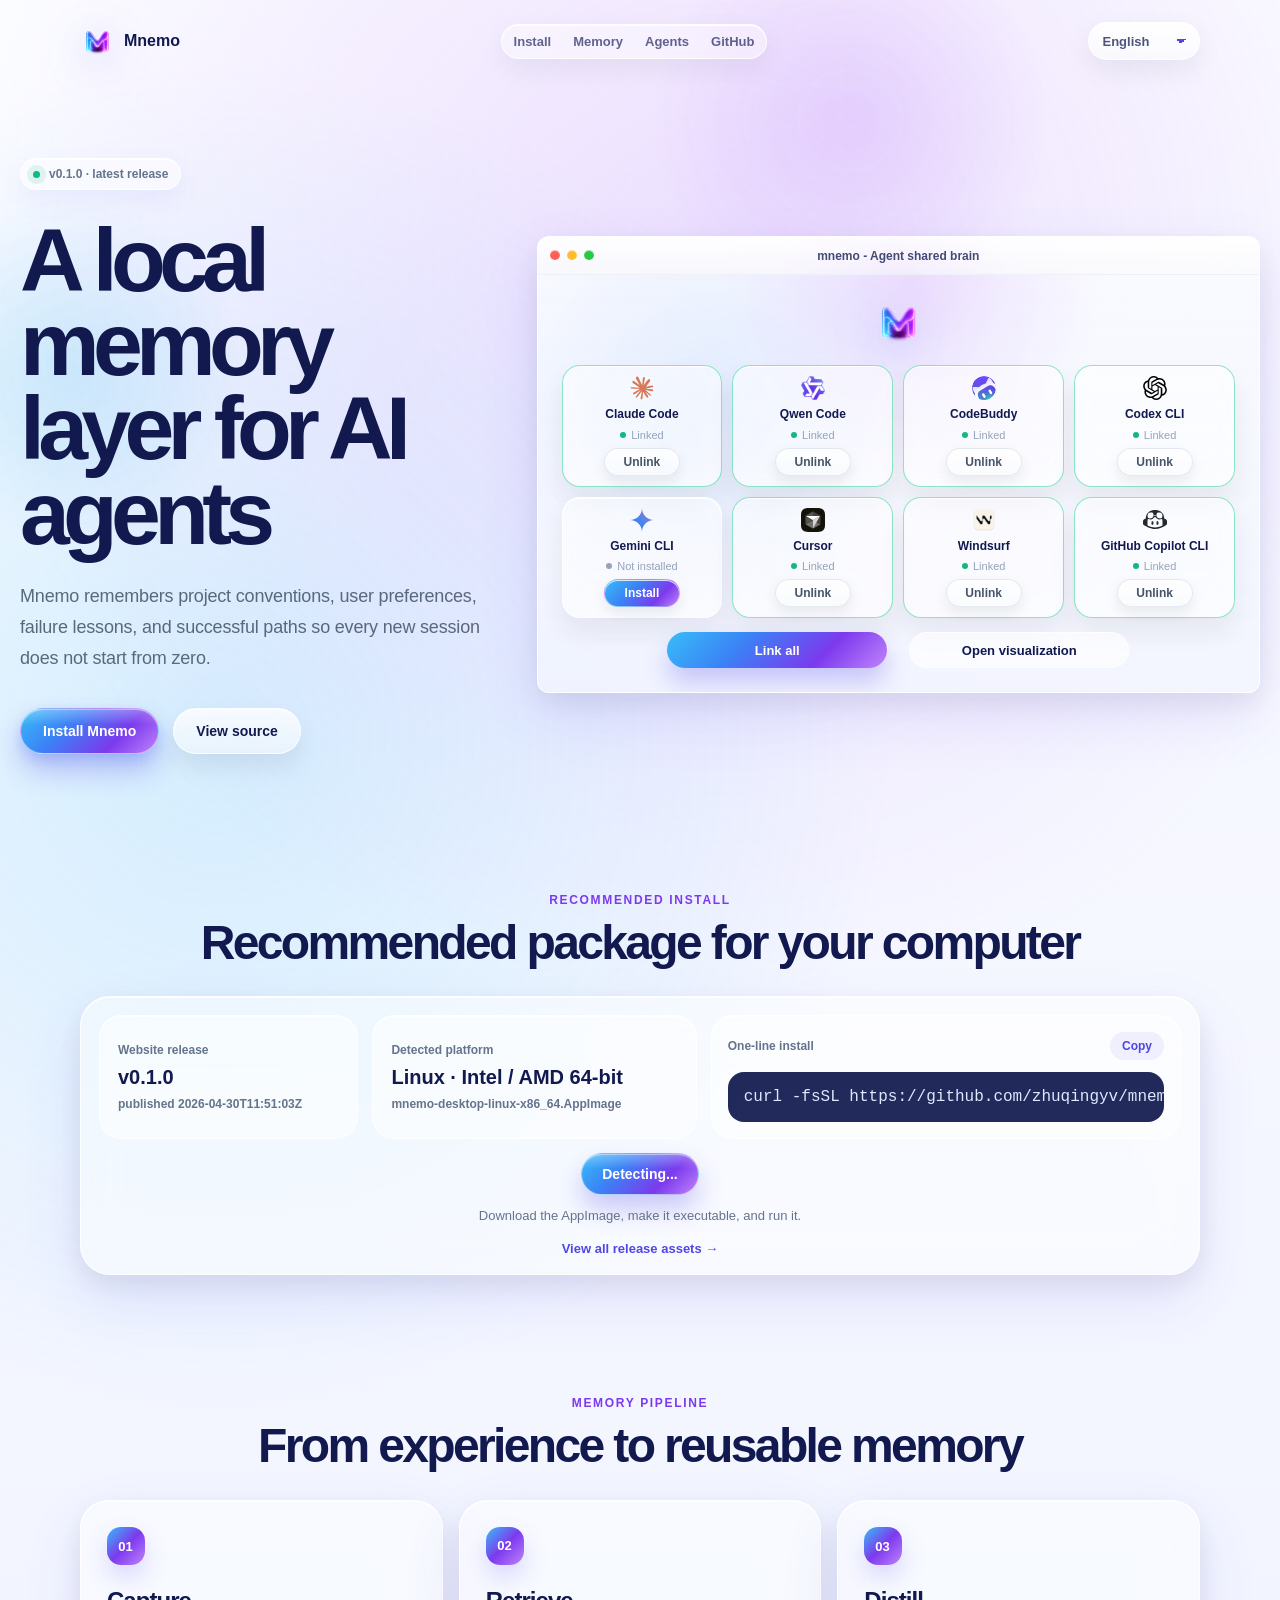
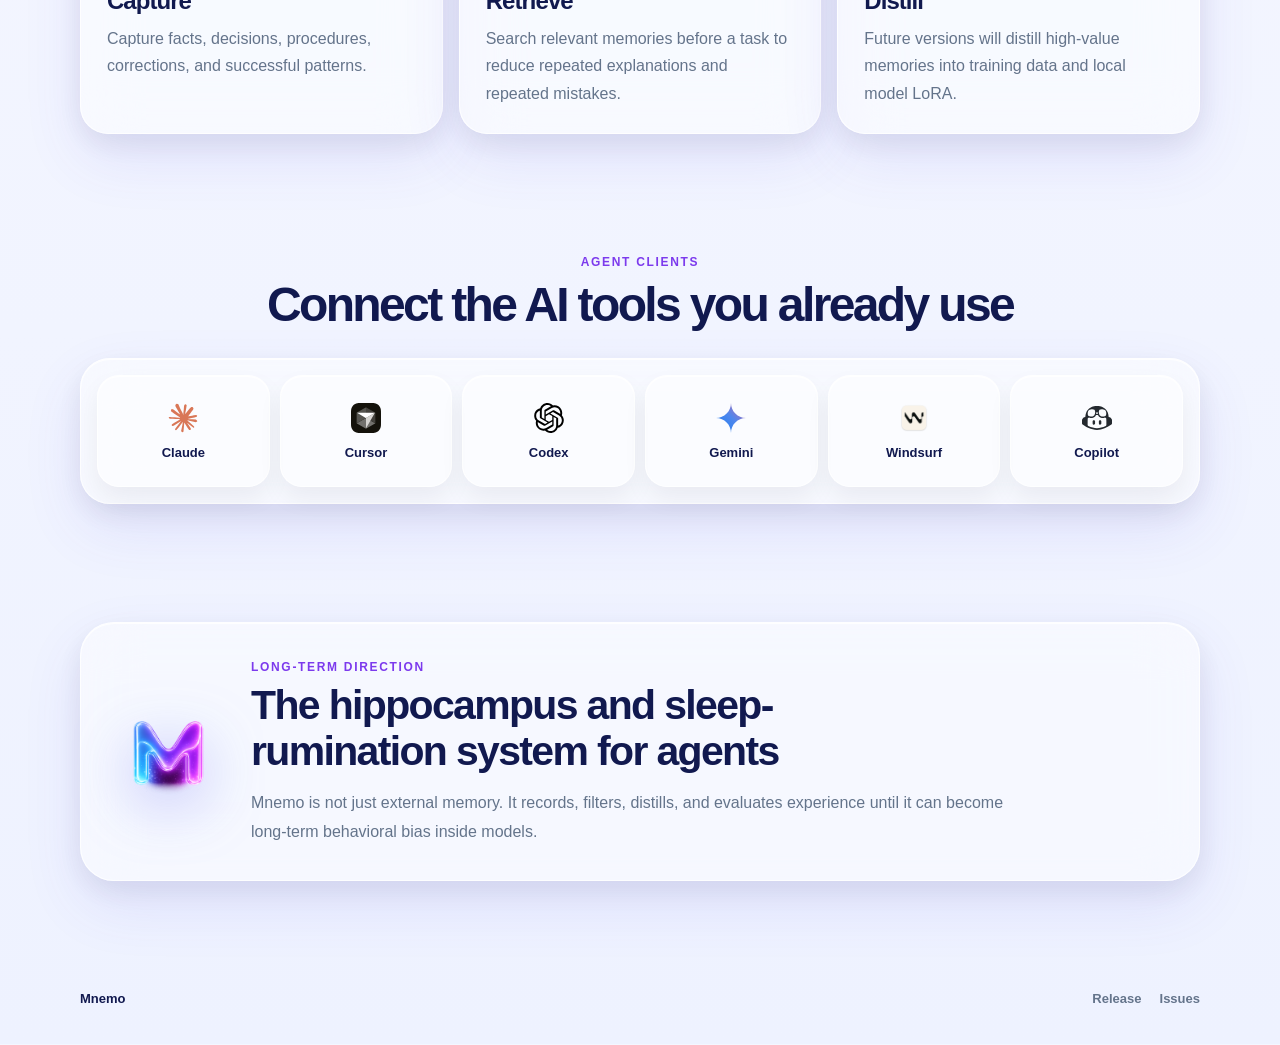
<file: website/index.html>
<!doctype html>
<html lang="zh-CN">
  <head>
    <meta charset="UTF-8" />
    <meta name="viewport" content="width=device-width, initial-scale=1.0" />
    <title>Mnemo - Agent Memory Layer</title>
    <meta name="description" content="Mnemo 是给 AI Agent 的本地记忆层，让 Agent 记住经验、决策和偏好。" />
    <link rel="icon" href="assets/images/favicon-32.png" />
    <link rel="stylesheet" href="assets/css/style.css" />
  </head>
  <body>
    <div class="ambient ambient-one"></div>
    <div class="ambient ambient-two"></div>
    <div class="grain"></div>

    <header class="site-header">
      <a class="brand" href="./" aria-label="Mnemo home">
        <img src="assets/images/mnemo-logo.png" alt="Mnemo" />
        <span>Mnemo</span>
      </a>
      <nav class="nav">
        <a href="#install" data-i18n="navInstall">Install</a>
        <a href="#memory" data-i18n="navMemory">Memory</a>
        <a href="#agents" data-i18n="navAgents">Agents</a>
        <a href="https://github.com/zhuqingyv/mnemo" target="_blank" rel="noreferrer">GitHub</a>
      </nav>
      <select id="language-select" class="language-select" aria-label="Language">
        <option value="zh-CN">简中</option>
        <option value="en">English</option>
        <option value="zh-TW">繁中</option>
      </select>
    </header>

    <main>
      <section class="hero">
        <div class="hero-copy">
          <div class="release-pill">
            <span></span>
            <strong id="release-label">Latest release</strong>
          </div>
          <h1 data-i18n="heroTitle">给 AI Agent 的本地记忆层</h1>
          <p data-i18n="heroDescription">
            Mnemo 记录 agent 的项目约定、用户偏好、失败教训和成功路径。让下一次协作不再从零开始。
          </p>
          <div class="hero-actions">
            <a class="btn btn-primary" href="#install" data-i18n="installMnemo">安装 Mnemo</a>
            <a class="btn btn-secondary" href="https://github.com/zhuqingyv/mnemo" target="_blank" rel="noreferrer" data-i18n="viewSource">查看源码</a>
          </div>
        </div>

        <div class="product-preview" aria-label="Mnemo desktop client preview">
          <div class="mac-titlebar">
            <div class="traffic-lights">
              <span></span>
              <span></span>
              <span></span>
            </div>
            <strong data-i18n="windowTitle">mnemo - Agent 共享大脑</strong>
          </div>
          <div class="client-surface">
            <img class="preview-logo" src="assets/images/mnemo-logo.png" alt="Mnemo" />
            <div class="agent-grid">
              <article class="agent-card linked">
              <img src="assets/images/agents/claude.svg" alt="Claude" />
              <strong>Claude Code</strong>
              <span><i></i><span data-i18n="linked">已链接</span></span>
              <button data-i18n="unlink">断开</button>
              </article>
              <article class="agent-card linked">
                <img src="assets/images/agents/qwen.svg" alt="Qwen Code" />
                <strong>Qwen Code</strong>
                <span><i></i>已链接</span>
                <button>断开</button>
              </article>
              <article class="agent-card linked">
                <img src="assets/images/agents/codebuddy.svg" alt="CodeBuddy" />
                <strong>CodeBuddy</strong>
                <span><i></i>已链接</span>
                <button>断开</button>
              </article>
              <article class="agent-card linked">
                <img src="assets/images/agents/codex.svg" alt="Codex CLI" />
                <strong>Codex CLI</strong>
                <span><i></i>已链接</span>
                <button>断开</button>
              </article>
              <article class="agent-card">
                <img src="assets/images/agents/gemini.svg" alt="Gemini CLI" />
                <strong>Gemini CLI</strong>
                <span><i></i><span data-i18n="notInstalled">未安装</span></span>
                <button class="button-install" data-i18n="openInstall">前往安装</button>
              </article>
              <article class="agent-card linked">
                <img src="assets/images/agents/cursor.svg" alt="Cursor" />
                <strong>Cursor</strong>
                <span><i></i>已链接</span>
                <button>断开</button>
              </article>
              <article class="agent-card linked">
                <img src="assets/images/agents/windsurf.png" alt="Windsurf" />
                <strong>Windsurf</strong>
                <span><i></i>已链接</span>
                <button>断开</button>
              </article>
              <article class="agent-card linked">
                <img src="assets/images/agents/copilot.svg" alt="GitHub Copilot CLI" />
                <strong>GitHub Copilot CLI</strong>
                <span><i></i>已链接</span>
                <button>断开</button>
              </article>
            </div>
            <div class="preview-actions">
              <button data-i18n="linkAll">全部链接</button>
              <button data-i18n="openViz">打开可视化页面</button>
            </div>
          </div>
        </div>
      </section>

      <section id="install" class="install-section">
        <div class="section-title">
          <span data-i18n="recommendedInstall">Recommended install</span>
          <h2 data-i18n="installTitle">根据你的电脑推荐安装包</h2>
        </div>
        <div class="install-panel">
          <div class="version-box">
            <span data-i18n="websiteRelease">Website release</span>
            <strong id="website-version" data-i18n="detecting">检测中...</strong>
            <small id="website-generated" data-i18n="waitingCi">等待 CI 生成</small>
          </div>
          <div class="detected-box">
            <span data-i18n="detectedPlatform">Detected platform</span>
            <strong id="detected-platform" data-i18n="detecting">检测中...</strong>
            <small id="recommended-package" data-i18n="detecting">检测中...</small>
          </div>
          <div class="command-box">
            <div class="command-topline">
              <span data-i18n="oneLineInstall">One-line install</span>
              <button id="copy-install" type="button" data-i18n="copy">复制</button>
            </div>
            <pre><code id="install-command">检测中...</code></pre>
          </div>
          <a id="direct-download" class="download-button" href="https://github.com/zhuqingyv/mnemo/releases/latest" target="_blank" rel="noreferrer" data-i18n="directDownload">直接下载安装包</a>
          <p id="install-note" class="install-note">macOS 如提示无法验证开发者，请右键点击应用选择“打开”，或在系统设置的“隐私与安全性”中允许打开。</p>
          <a class="all-assets" href="https://github.com/zhuqingyv/mnemo/releases/latest" target="_blank" rel="noreferrer" data-i18n="viewAllAssets">查看所有安装包 →</a>
        </div>
      </section>

      <section id="memory" class="memory-section">
        <div class="section-title">
          <span data-i18n="memoryPipeline">Memory pipeline</span>
          <h2 data-i18n="memoryTitle">从经历，到可复用记忆</h2>
        </div>
        <div class="memory-grid">
          <article>
            <span>01</span>
            <h3>Capture</h3>
            <p data-i18n="captureText">记录事实、决策、过程、纠错和成功经验。</p>
          </article>
          <article>
            <span>02</span>
            <h3>Retrieve</h3>
            <p data-i18n="retrieveText">任务开始前搜索相关记忆，减少重复解释和重复踩坑。</p>
          </article>
          <article>
            <span>03</span>
            <h3>Distill</h3>
            <p data-i18n="distillText">未来将高价值记忆蒸馏为训练数据，并进入本地模型 LoRA。</p>
          </article>
        </div>
      </section>

      <section id="agents" class="agents-section">
        <div class="section-title">
          <span data-i18n="agentClients">Agent clients</span>
          <h2 data-i18n="agentsTitle">链接你已经在用的 AI 工具</h2>
        </div>
        <div class="agent-strip">
          <div><img src="assets/images/agents/claude.svg" alt="Claude" /><span>Claude</span></div>
          <div><img src="assets/images/agents/cursor.svg" alt="Cursor" /><span>Cursor</span></div>
          <div><img src="assets/images/agents/codex.svg" alt="Codex" /><span>Codex</span></div>
          <div><img src="assets/images/agents/gemini.svg" alt="Gemini" /><span>Gemini</span></div>
          <div><img src="assets/images/agents/windsurf.png" alt="Windsurf" /><span>Windsurf</span></div>
          <div><img src="assets/images/agents/copilot.svg" alt="Copilot" /><span>Copilot</span></div>
        </div>
      </section>

      <section class="vision-section">
        <div class="vision-card">
          <img src="assets/images/mnemo-logo.png" alt="Mnemo" />
          <div>
            <span data-i18n="longTermDirection">Long-term direction</span>
            <h2 data-i18n="visionTitle">Agent 的海马体 + 睡眠反刍系统</h2>
            <p data-i18n="visionText">Mnemo 的目标不是外挂记忆，而是让经验经过记录、筛选、蒸馏和评估，最终成为模型可内化的长期行为偏置。</p>
          </div>
        </div>
      </section>
    </main>

    <footer class="footer">
      <span>Mnemo</span>
      <a href="https://github.com/zhuqingyv/mnemo/releases/latest" target="_blank" rel="noreferrer" data-i18n="release">Release</a>
      <a href="https://github.com/zhuqingyv/mnemo/issues" target="_blank" rel="noreferrer" data-i18n="issues">Issues</a>
    </footer>

    <script src="assets/js/i18n.js"></script>
    <script src="assets/js/version.js"></script>
    <script src="assets/js/main.js"></script>
  </body>
</html>
</file>
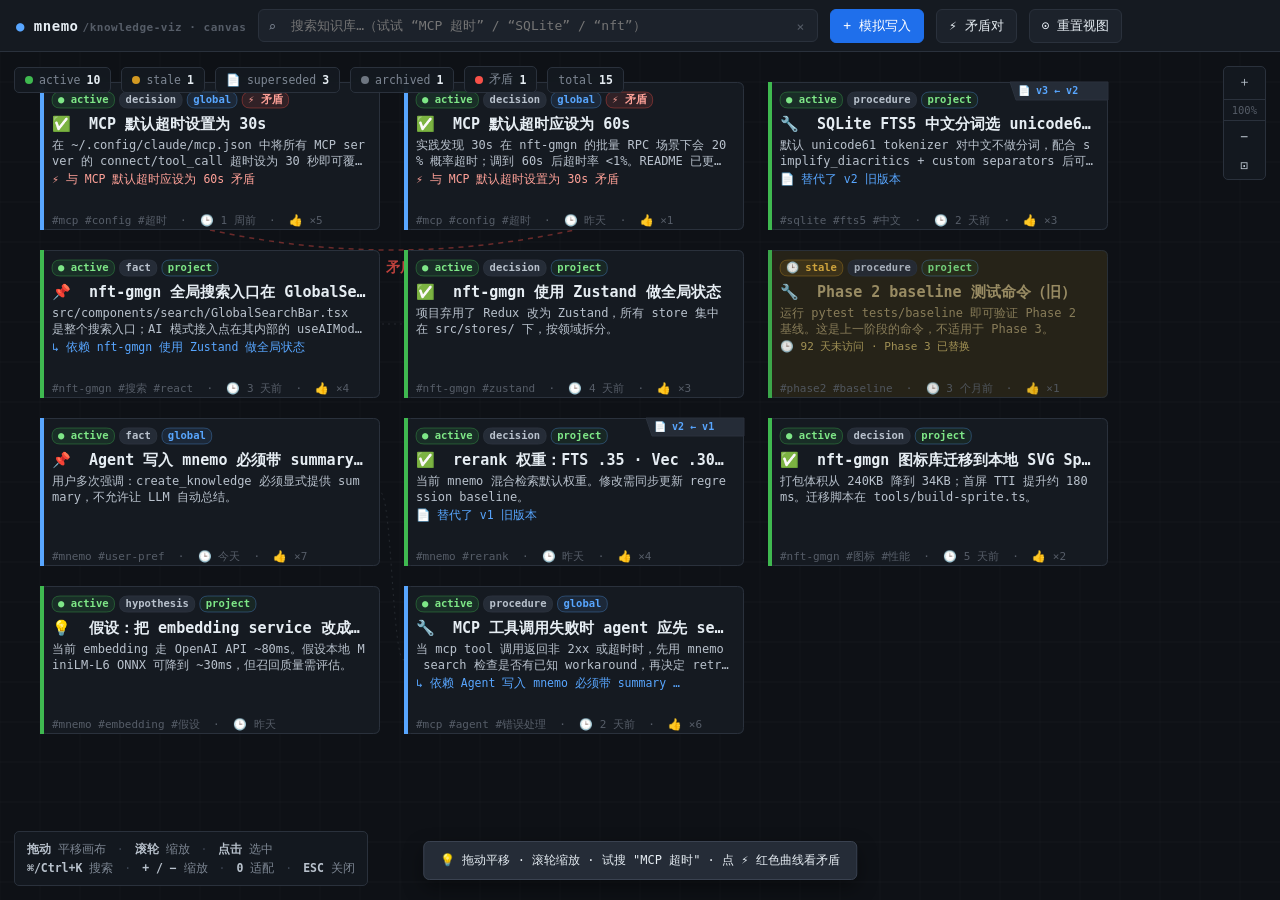
<file: viz/viz_demo.html>
<!DOCTYPE html>
<html lang="zh-CN">
<head>
<meta charset="UTF-8" />
<meta name="viewport" content="width=device-width, initial-scale=1.0" />
<title>mnemo · 知识可视化 demo (Canvas)</title>
<style>
  :root {
    --bg-0: #0e1116;
    --bg-1: #151a21;
    --bg-2: #1c222b;
    --bg-3: #252c37;
    --border: #2a313c;
    --border-strong: #3a4250;
    --text-0: #e6edf3;
    --text-1: #b9c2cd;
    --text-2: #7d8693;
    --text-3: #565d68;
    --accent: #58a6ff;
    --accent-dim: #1f6feb;
    --green: #3fb950;
    --yellow: #d29922;
    --red: #f85149;
    --purple: #a371f7;
    --gray: #6e7681;
    --mono: "JetBrains Mono", "Fira Code", "SF Mono", "Menlo", "Consolas", monospace;
    --radius: 6px;
  }

  * { box-sizing: border-box; }
  html, body {
    margin: 0; padding: 0; height: 100vh; overflow: hidden;
    background: var(--bg-0); color: var(--text-0);
    font-family: var(--mono); font-size: 13px;
  }

  button { font-family: inherit; font-size: inherit; cursor: pointer; }
  kbd {
    font-family: var(--mono); font-size: 10.5px;
    background: var(--bg-3); color: var(--text-1);
    padding: 1px 5px; border-radius: 3px; border: 1px solid var(--border);
  }

  .topbar {
    position: fixed; top: 0; left: 0; right: 0; z-index: 50;
    display: flex; align-items: center; gap: 12px;
    padding: 10px 16px; background: var(--bg-1);
    border-bottom: 1px solid var(--border);
    height: 52px;
  }
  .topbar .brand {
    font-weight: 700; color: var(--text-0);
    letter-spacing: 0.5px; font-size: 14px;
  }
  .topbar .brand .dot { color: var(--accent); }
  .topbar .hint { color: var(--text-3); font-size: 11px; margin-left: 4px; }

  .search-wrap { flex: 1; max-width: 560px; position: relative; }
  .search-wrap input {
    width: 100%; background: var(--bg-2); color: var(--text-0);
    border: 1px solid var(--border); border-radius: var(--radius);
    padding: 8px 36px 8px 32px; font-family: var(--mono); font-size: 13px;
    outline: none; transition: border-color 0.15s, box-shadow 0.15s;
  }
  .search-wrap input:focus {
    border-color: var(--accent-dim);
    box-shadow: 0 0 0 2px rgba(88,166,255,0.15);
  }
  .search-wrap .icon-search {
    position: absolute; left: 10px; top: 50%; transform: translateY(-50%);
    color: var(--text-2); pointer-events: none;
  }
  .search-wrap .clear-btn {
    position: absolute; right: 8px; top: 50%; transform: translateY(-50%);
    background: none; border: none; color: var(--text-3);
    padding: 2px 6px; border-radius: 4px;
  }
  .search-wrap .clear-btn:hover { color: var(--text-0); background: var(--bg-3); }

  .btn {
    background: var(--bg-2); color: var(--text-0);
    border: 1px solid var(--border); border-radius: var(--radius);
    padding: 7px 12px; transition: background 0.15s, border-color 0.15s;
  }
  .btn:hover { background: var(--bg-3); border-color: var(--border-strong); }
  .btn.primary { background: var(--accent-dim); border-color: var(--accent-dim); color: #fff; }
  .btn.primary:hover { background: #2a7aed; }

  .stage {
    position: fixed; top: 52px; left: 0; right: 0; bottom: 0;
    overflow: hidden; background: var(--bg-0);
  }
  #canvas {
    position: absolute; inset: 0;
    display: block;
    cursor: grab;
  }
  #canvas.panning { cursor: grabbing; }
  #canvas.over-card { cursor: pointer; }

  .hud {
    position: absolute;
    font-size: 11.5px;
  }
  .hud.bottom-left {
    left: 14px; bottom: 14px;
    background: rgba(21,26,33,0.9);
    border: 1px solid var(--border);
    border-radius: 5px;
    padding: 8px 12px;
    color: var(--text-2);
    line-height: 1.6;
    backdrop-filter: blur(6px);
    pointer-events: auto;
  }
  .hud.bottom-left .key { color: var(--text-1); font-weight: 600; }
  .hud.bottom-left .sep { color: var(--border-strong); margin: 0 4px; }

  .hud.top-left {
    left: 14px; top: 14px;
    display: flex; gap: 10px; align-items: center;
    flex-wrap: wrap;
    pointer-events: auto;
  }
  .hud.top-left .stat {
    background: rgba(21,26,33,0.9);
    border: 1px solid var(--border);
    border-radius: 5px;
    padding: 5px 10px;
    color: var(--text-2);
    display: inline-flex; gap: 6px; align-items: center;
    backdrop-filter: blur(6px);
  }
  .hud.top-left .stat .num { color: var(--text-0); font-weight: 600; }
  .hud.top-left .dot { width: 8px; height: 8px; border-radius: 50%; display: inline-block; }
  .dot-active { background: var(--green); }
  .dot-stale { background: var(--yellow); }
  .dot-archived { background: var(--gray); }
  .dot-contradicts { background: var(--red); }

  .hud.top-right {
    right: 14px; top: 14px;
    display: flex; flex-direction: column; gap: 8px;
    pointer-events: auto;
  }
  .zoom-controls {
    display: flex; flex-direction: column; gap: 2px;
    background: rgba(21,26,33,0.9);
    border: 1px solid var(--border);
    border-radius: 5px;
    backdrop-filter: blur(6px);
    overflow: hidden;
  }
  .zoom-controls button {
    background: transparent; color: var(--text-1);
    border: none; padding: 6px 10px;
    font-family: var(--mono); font-size: 13px;
    min-width: 36px;
  }
  .zoom-controls button:hover { background: var(--bg-3); color: var(--text-0); }
  .zoom-controls .zoom-readout {
    padding: 4px 8px; font-size: 10.5px; color: var(--text-3); text-align: center;
    border-top: 1px solid var(--border); border-bottom: 1px solid var(--border);
  }

  .search-diff {
    position: absolute;
    top: 8px; left: 50%; transform: translateX(-50%);
    background: rgba(21,26,33,0.95);
    border: 1px solid var(--border);
    border-radius: 5px;
    padding: 6px 12px;
    font-size: 11.5px;
    color: var(--text-2);
    display: none;
    gap: 12px; align-items: center;
    backdrop-filter: blur(6px);
    pointer-events: auto;
    z-index: 10;
  }
  .search-diff.show { display: inline-flex; }
  .search-diff .hit-count { color: var(--accent); font-weight: 600; }
  .search-diff .exit {
    background: none; border: 1px solid var(--border);
    color: var(--text-2); padding: 2px 8px; border-radius: 3px; font-size: 11px;
  }
  .search-diff .exit:hover { color: var(--text-0); border-color: var(--border-strong); }

  .content-panel {
    position: fixed; top: 52px; right: 0;
    width: 420px; height: calc(100vh - 52px);
    background: var(--bg-1);
    border-left: 1px solid var(--border);
    overflow-y: auto;
    animation: panelSlideIn 240ms ease-out;
    z-index: 30;
  }
  @keyframes panelSlideIn {
    from { opacity: 0; transform: translateX(20px); }
    to { opacity: 1; transform: translateX(0); }
  }
  .pnl-head {
    position: sticky; top: 0;
    background: var(--bg-1);
    display: flex; align-items: center; gap: 8px;
    padding: 12px 14px;
    border-bottom: 1px solid var(--border);
    z-index: 2;
  }
  .pnl-head .pnl-title {
    flex: 1; font-weight: 700; font-size: 14px; color: var(--text-0);
    white-space: nowrap; overflow: hidden; text-overflow: ellipsis;
  }
  .pnl-close {
    background: transparent; border: 1px solid var(--border);
    color: var(--text-2); padding: 3px 8px; border-radius: 4px;
  }
  .pnl-close:hover { color: var(--text-0); background: var(--bg-3); }

  .pnl-body { padding: 14px; }
  .pnl-section { margin-bottom: 16px; }
  .pnl-section h4 {
    font-size: 11px; text-transform: uppercase; letter-spacing: 0.8px;
    color: var(--text-3); margin: 0 0 8px 0; font-weight: 600;
  }
  .pnl-content {
    font-size: 12.5px; color: var(--text-0); line-height: 1.6;
    white-space: pre-wrap;
    background: var(--bg-0);
    padding: 10px 12px;
    border: 1px solid var(--border);
    border-radius: 4px;
  }
  .meta-row {
    display: flex; gap: 8px; font-size: 11.5px; color: var(--text-2);
    margin-bottom: 4px;
  }
  .meta-row .k { color: var(--text-3); min-width: 76px; }
  .meta-row .v { color: var(--text-1); }

  .rerank-panel {
    background: var(--bg-0); border: 1px solid var(--border);
    border-radius: 4px; padding: 10px 12px;
  }
  .rerank-panel .rr-final {
    font-size: 13px; font-weight: 700; color: var(--accent);
    margin-bottom: 10px;
  }
  .rerank-panel .rr-factor {
    display: grid; grid-template-columns: 100px 1fr 44px;
    align-items: center; gap: 8px;
    font-size: 11.5px; margin-bottom: 5px;
  }
  .rerank-panel .rr-label { color: var(--text-2); }
  .rerank-panel .rr-bar {
    height: 6px; background: var(--bg-3); border-radius: 3px; overflow: hidden;
  }
  .rerank-panel .rr-fill {
    height: 100%; border-radius: 3px;
    transition: width 0.5s ease-out;
  }
  .rerank-panel .rr-num {
    color: var(--text-1); text-align: right; font-weight: 600;
  }

  .rel-list .rel-item {
    padding: 6px 0; border-bottom: 1px dashed var(--border);
    font-size: 12px; color: var(--text-1);
    display: flex; gap: 8px; align-items: baseline;
  }
  .rel-list .rel-item:last-child { border-bottom: none; }
  .rel-list .rel-item .rel-verb { color: var(--text-3); font-size: 11px; }
  .rel-list .rel-item .rel-target {
    color: var(--accent); cursor: pointer; padding: 1px 4px;
    border-radius: 3px;
  }
  .rel-list .rel-item .rel-target:hover { background: rgba(88,166,255,0.1); }
  .rel-list .rel-item.contradict .rel-target { color: #ffa198; }

  .supersede-view {
    background: var(--bg-0);
    border: 1px solid var(--border);
    border-radius: 4px;
    padding: 12px;
  }
  .ss-version {
    padding: 10px 12px; margin-bottom: 8px;
    background: var(--bg-1); border: 1px solid var(--border);
    border-radius: 4px;
    cursor: pointer;
  }
  .ss-version.old { opacity: 0.5; }
  .ss-version.current { border-color: var(--accent); box-shadow: 0 0 0 1px rgba(88,166,255,0.2); }
  .ss-version:hover { background: var(--bg-2); }
  .ss-version .v-head {
    display: flex; justify-content: space-between; align-items: center;
    margin-bottom: 3px;
  }
  .ss-version .v-tag { font-weight: 700; color: var(--text-0); font-size: 12px; }
  .ss-version .v-date { font-size: 11px; color: var(--text-3); }
  .ss-version .v-title { font-size: 12.5px; color: var(--text-0); font-weight: 600; margin-bottom: 2px; }
  .ss-version .v-sum { font-size: 11.5px; color: var(--text-2); line-height: 1.5; }
  .ss-arrow { text-align: center; color: var(--text-3); margin: -2px 0 4px 0; font-size: 11px; }

  .timeline-mini { font-family: var(--mono); font-size: 11.5px; }
  .timeline-mini .ev {
    display: flex; gap: 10px; padding: 4px 0;
    border-left: 2px solid var(--border);
    padding-left: 10px; margin-left: 4px;
    color: var(--text-1); position: relative;
  }
  .timeline-mini .ev::before {
    content: ""; position: absolute; left: -5px; top: 10px;
    width: 8px; height: 8px; border-radius: 50%;
    background: var(--accent-dim);
  }
  .timeline-mini .ev.supersede::before { background: var(--yellow); }
  .timeline-mini .ev .ev-date { color: var(--text-3); min-width: 88px; }

  .duel-overlay {
    position: fixed; inset: 0;
    background: rgba(0,0,0,0.75); z-index: 100;
    display: flex; align-items: center; justify-content: center;
    padding: 32px;
    animation: fadeIn 240ms ease-out;
  }
  @keyframes fadeIn { from {opacity:0} to {opacity:1} }

  .duel {
    background: var(--bg-1);
    border: 1px solid var(--border-strong);
    border-radius: 10px;
    max-width: 1040px; width: 100%;
    max-height: 86vh; overflow-y: auto;
    padding: 24px;
    box-shadow: 0 12px 28px rgba(0,0,0,0.55);
    animation: duelPop 260ms ease-out;
    position: relative;
  }
  @keyframes duelPop {
    from { opacity: 0; transform: scale(0.95) translateY(10px); }
    to { opacity: 1; transform: scale(1) translateY(0); }
  }
  .duel .duel-banner {
    text-align: center;
    font-size: 14px; font-weight: 700;
    color: #ffa198;
    margin-bottom: 20px;
    padding: 10px;
    background: rgba(248, 81, 73, 0.08);
    border: 1px solid rgba(248, 81, 73, 0.3);
    border-radius: 6px;
    letter-spacing: 0.5px;
  }
  .duel .duel-row {
    display: grid;
    grid-template-columns: 1fr 60px 1fr;
    gap: 16px; align-items: stretch;
    margin-bottom: 20px;
  }
  .duel .duel-card {
    background: var(--bg-0); border: 1px solid var(--border);
    border-radius: 8px; padding: 16px;
    min-height: 200px;
  }
  .duel .duel-card .dc-title { font-size: 16px; font-weight: 700; margin-bottom: 10px; color: var(--text-0); }
  .duel .duel-card .dc-content { font-size: 12.5px; color: var(--text-1); line-height: 1.6; margin-bottom: 10px; }
  .duel .duel-card .dc-meta { font-size: 11.5px; color: var(--text-3); display: flex; flex-direction: column; gap: 2px; }
  .duel .duel-card .dc-meta .v { color: var(--text-1); }
  .duel .duel-vs {
    display: flex; align-items: center; justify-content: center;
    position: relative;
  }
  .duel .duel-vs .bolt {
    font-size: 32px;
    color: var(--red);
    filter: drop-shadow(0 0 12px rgba(248,81,73,0.6));
    animation: boltPulse 1.8s infinite ease-in-out;
  }
  .duel .duel-vs .crack {
    position: absolute; top: 0; bottom: 0;
    left: 50%; width: 2px;
    background: repeating-linear-gradient(to bottom,
      rgba(248,81,73,0.6) 0 8px, transparent 8px 14px,
      rgba(248,81,73,0.4) 14px 20px, transparent 20px 26px);
    transform: translateX(-50%);
  }
  @keyframes boltPulse {
    0%, 100% { transform: scale(1); opacity: 0.9; }
    50% { transform: scale(1.15); opacity: 1; }
  }
  .duel .duel-actions {
    display: flex; gap: 10px; justify-content: center; flex-wrap: wrap;
    padding-top: 14px; border-top: 1px solid var(--border);
  }
  .duel .duel-actions button {
    background: var(--bg-2); color: var(--text-0);
    border: 1px solid var(--border); padding: 8px 14px;
    border-radius: 5px; font-size: 12px;
  }
  .duel .duel-actions button:hover { background: var(--bg-3); border-color: var(--border-strong); }
  .duel .duel-actions button.primary { background: var(--accent-dim); border-color: var(--accent-dim); color: #fff; }
  .duel .duel-actions button.danger { color: #ffa198; border-color: rgba(248,81,73,0.4); }
  .duel .duel-close {
    position: absolute; top: 12px; right: 14px;
    background: none; border: none; color: var(--text-2);
    font-size: 22px; padding: 4px 8px; border-radius: 4px;
  }
  .duel .duel-close:hover { color: var(--text-0); background: var(--bg-3); }

  .toast-stack {
    position: fixed; bottom: 20px; left: 50%; transform: translateX(-50%);
    display: flex; flex-direction: column; gap: 8px;
    z-index: 200;
  }
  .toast {
    background: var(--bg-3); color: var(--text-0);
    border: 1px solid var(--border-strong);
    border-radius: 6px; padding: 10px 16px;
    font-size: 12px;
    box-shadow: 0 8px 20px rgba(0,0,0,0.4);
    animation: toastIn 220ms ease-out;
  }
  @keyframes toastIn {
    from { opacity: 0; transform: translateY(12px); }
    to { opacity: 1; transform: translateY(0); }
  }

  .tooltip {
    position: absolute;
    background: var(--bg-3);
    border: 1px solid var(--border-strong);
    color: var(--text-1);
    padding: 4px 8px;
    border-radius: 4px;
    font-size: 11px;
    pointer-events: none;
    z-index: 20;
    display: none;
    white-space: nowrap;
  }
</style>
</head>
<body>

<div class="topbar">
  <div class="brand"><span class="dot">●</span> mnemo<span class="hint">/knowledge-viz · canvas</span></div>
  <div class="search-wrap">
    <span class="icon-search">⌕</span>
    <input id="search-input" placeholder="搜索知识库…（试试 “MCP 超时” / “SQLite” / “nft”）" />
    <button class="clear-btn" id="search-clear" title="清除">×</button>
  </div>
  <button class="btn primary" id="simulate-write" title="模拟 agent 写入新知识">+ 模拟写入</button>
  <button class="btn" id="show-contradictions" title="查看未解决的矛盾对">⚡ 矛盾对</button>
  <button class="btn" id="reset-view" title="回到默认视图">⊙ 重置视图</button>
</div>

<div class="stage">
  <canvas id="canvas"></canvas>

  <div class="search-diff" id="search-diff">
    <span>🔍 "<b id="sd-query"></b>"</span>
    <span class="hit-count"><span id="sd-hit">0</span> 命中</span>
    <span id="sd-miss" style="color:var(--text-3)">0 未命中（折叠为灰条）</span>
    <button class="exit" id="exit-search">退出</button>
  </div>

  <div class="hud top-left" id="stats-hud"></div>

  <div class="hud top-right">
    <div class="zoom-controls">
      <button id="zoom-in" title="放大 (+)">＋</button>
      <div class="zoom-readout" id="zoom-readout">100%</div>
      <button id="zoom-out" title="缩小 (-)">−</button>
      <button id="zoom-fit" title="适配屏幕 (0)">⊡</button>
    </div>
  </div>

  <div class="hud bottom-left">
    <div><span class="key">拖动</span> 平移画布 <span class="sep">·</span> <span class="key">滚轮</span> 缩放 <span class="sep">·</span> <span class="key">点击</span> 选中</div>
    <div><span class="key">⌘/Ctrl+K</span> 搜索 <span class="sep">·</span> <span class="key">+ / −</span> 缩放 <span class="sep">·</span> <span class="key">0</span> 适配 <span class="sep">·</span> <span class="key">ESC</span> 关闭</div>
  </div>

  <div class="tooltip" id="tooltip"></div>
</div>

<div class="toast-stack" id="toast-stack"></div>

<script>
/* ========== Data ========== */
const DATA = [
  {
    id: 'k01',
    title: 'MCP 默认超时设置为 30s',
    summary: '在 ~/.config/claude/mcp.json 中将所有 MCP server 的 connect/tool_call 超时设为 30 秒即可覆盖大多数场景。实测 nft-gmgn 的 RPC 聚合工具链能在 25s 内返回。',
    content: '# MCP 超时配置（旧结论）\n\n参考 config.md（2026-02-10 写入）。\n\n- connect_timeout: 30s\n- tool_call_timeout: 30s\n- 失败时自动 fallback 到只读查询',
    claim_type: 'decision', status: 'active', scope: 'global',
    tags: ['mcp', 'config', '超时'], version: 1,
    created_at: '2026-02-10', accessed_at: '2026-04-08',
    feedback_helpful: 5, source: 'config.md', contradicts: ['k02'],
  },
  {
    id: 'k02',
    title: 'MCP 默认超时应设为 60s',
    summary: '实践发现 30s 在 nft-gmgn 的批量 RPC 场景下会 20% 概率超时；调到 60s 后超时率 <1%。README 已更新建议值。',
    content: '# MCP 超时配置（新建议）\n\n参考 README (2026-04-15)。\n\n- connect_timeout: 30s（不变）\n- **tool_call_timeout: 60s**（推荐）\n- 仍保留 30s 作为 baseline\n\n> 大批量 RPC / 远端索引聚合的场景必须使用 60s。',
    claim_type: 'decision', status: 'active', scope: 'global',
    tags: ['mcp', 'config', '超时'], version: 1,
    created_at: '2026-04-15', accessed_at: '2026-04-20',
    feedback_helpful: 1, source: 'README.md', contradicts: ['k01'],
  },
  {
    id: 'k03',
    title: 'SQLite FTS5 中文分词选 unicode61 + simplify',
    summary: '默认 unicode61 tokenizer 对中文不做分词，配合 simplify_diacritics + custom separators 后可以做到字级匹配；召回率在 mnemo 基线上达 91%。',
    content: '# SQLite FTS5 中文分词（v3）\n\n## 配置\nCREATE VIRTUAL TABLE docs USING fts5(content, tokenize="unicode61 remove_diacritics 2");\n\n## 归一化\n- 繁体 → 简体（opencc-python）\n- 全角 → 半角\n- 大小写统一为小写\n\n## 基线\n- 召回率 91.2%\n- 相比 v2 (85.6%) 提升 5.6pp',
    claim_type: 'procedure', status: 'active', scope: 'project',
    tags: ['sqlite', 'fts5', '中文', 'v3'], version: 3,
    supersedes: 'k03v2',
    created_at: '2026-04-10', accessed_at: '2026-04-19',
    feedback_helpful: 3, source: 'src/search/tokenizer.py',
  },
  {
    id: 'k03v2',
    title: 'SQLite FTS5 中文分词用 jieba bridge',
    summary: '（v2）使用 sqlite-jieba 扩展做词级分词，召回 85.6%，但依赖编译扩展导致部署复杂。已被 v3 unicode61 方案替代。',
    content: 'v2 旧方案：sqlite-jieba 扩展。\n\n缺点：需要编译 .so，跨平台部署复杂。\n召回 85.6%。',
    claim_type: 'procedure', status: 'superseded', scope: 'project',
    tags: ['sqlite', 'fts5', 'v2'], version: 2,
    superseded_by: 'k03', supersedes: 'k03v1',
    created_at: '2026-03-05', accessed_at: '2026-04-10',
    feedback_helpful: 2,
  },
  {
    id: 'k03v1',
    title: 'SQLite FTS5 中文分词用 trigram',
    summary: '（v1）trigram 3-gram 切分，召回 74%。分词爆炸导致索引体积膨胀 4x。已被替代。',
    content: 'v1 方案：trigram 切分。召回仅 74%，索引 4x 体积。已被替代。',
    claim_type: 'procedure', status: 'superseded', scope: 'project',
    tags: ['sqlite', 'trigram', 'v1'], version: 1,
    superseded_by: 'k03v2',
    created_at: '2026-01-20', accessed_at: '2026-03-05',
    feedback_helpful: 0,
  },
  {
    id: 'k04',
    title: 'nft-gmgn 全局搜索入口在 GlobalSearchBar',
    summary: 'src/components/search/GlobalSearchBar.tsx 是整个搜索入口；AI 模式接入点在其内部的 useAIMode hook。',
    content: '# 搜索架构\n\n- 组件：GlobalSearchBar.tsx\n- 状态：searchStore.ts (Zustand)\n- 数据流：Input → debounce(200ms) → store.query() → SWR\n- AI 模式接入点：useAIMode hook',
    claim_type: 'fact', status: 'active', scope: 'project',
    tags: ['nft-gmgn', '搜索', 'react'], version: 1,
    created_at: '2026-03-22', accessed_at: '2026-04-18',
    feedback_helpful: 4, source: 'GlobalSearchBar.tsx', depends_on: ['k05'],
  },
  {
    id: 'k05',
    title: 'nft-gmgn 使用 Zustand 做全局状态',
    summary: '项目弃用了 Redux 改为 Zustand，所有 store 集中在 src/stores/ 下，按领域拆分。',
    content: '# 状态管理\n\n- 选型：Zustand > Redux\n- 目录：src/stores/*.ts\n- 持久化：仅 walletStore 用 zustand/persist\n\n## 坑\n- SSR 下 create() 要放在组件外',
    claim_type: 'decision', status: 'active', scope: 'project',
    tags: ['nft-gmgn', 'zustand'], version: 1,
    created_at: '2026-02-28', accessed_at: '2026-04-17',
    feedback_helpful: 3, source: 'src/stores/',
  },
  {
    id: 'k06',
    title: 'Phase 2 baseline 测试命令（旧）',
    summary: '运行 pytest tests/baseline 即可验证 Phase 2 基线。这是上一阶段的命令，不适用于 Phase 3。',
    content: '# Phase 2 基线\n\npytest tests/baseline/\n\n> Phase 3 已改为 scripts/phase3_regression_gate.py',
    claim_type: 'procedure', status: 'stale', scope: 'project',
    tags: ['phase2', 'baseline'], version: 1,
    created_at: '2025-12-10', accessed_at: '2026-01-12',
    stale_reason: '92 天未访问 · Phase 3 已替换',
    feedback_helpful: 1,
  },
  {
    id: 'k07',
    title: 'Agent 写入 mnemo 必须带 summary 字段',
    summary: '用户多次强调：create_knowledge 必须显式提供 summary，不允许让 LLM 自动总结。',
    content: '# user says:\n\n> "summary 字段不能省 — 这是硬要求。"\n\n- create_knowledge(summary=...) 必填\n- 长度 ≤ 120 汉字\n- 必须包含检索关键词',
    claim_type: 'fact', status: 'active', scope: 'global',
    tags: ['mnemo', 'user-pref'], version: 1,
    created_at: '2026-03-14', accessed_at: '2026-04-21',
    feedback_helpful: 7, source: 'user 2026-03-14',
  },
  {
    id: 'k08',
    title: 'rerank 权重：FTS .35 · Vec .30 · Graph .15 · Fresh .15 · Auth .05',
    summary: '当前 mnemo 混合检索默认权重。修改需同步更新 regression baseline。',
    content: '# Rerank 权重\n\n| 因子 | 权重 |\n|---|---|\n| FTS BM25 | 0.35 |\n| Vector cos | 0.30 |\n| Graph | 0.15 |\n| Freshness | 0.15 |\n| Authority | 0.05 |\n\n> 改动需跑 phase3_regression_gate.py',
    claim_type: 'decision', status: 'active', scope: 'project',
    tags: ['mnemo', 'rerank'], version: 2,
    supersedes: 'k08v1',
    created_at: '2026-04-05', accessed_at: '2026-04-20',
    feedback_helpful: 4, source: 'src/search/rerank.py',
  },
  {
    id: 'k08v1',
    title: 'rerank 旧权重：FTS .5 · Vector .5（双因子）',
    summary: '（v1）最初只用 FTS + Vector 两个因子各 50%；Phase 3 加入 Graph/Fresh/Auth 后被替代。',
    content: 'v1 双因子方案：FTS 0.5 / Vector 0.5。基线 86%。已被 v2 替代。',
    claim_type: 'decision', status: 'superseded', scope: 'project',
    tags: ['mnemo', 'rerank'], version: 1,
    superseded_by: 'k08',
    created_at: '2026-01-15', accessed_at: '2026-04-05',
    feedback_helpful: 1,
  },
  {
    id: 'k09',
    title: 'nft-gmgn 图标库迁移到本地 SVG Sprite',
    summary: '打包体积从 240KB 降到 34KB；首屏 TTI 提升约 180ms。迁移脚本在 tools/build-sprite.ts。',
    content: '# 图标迁移\n\n- 原：@iconify 运行时 240KB\n- 新：build-time SVG sprite，34KB\n- TTI -180ms\n- DX：加图标要跑 pnpm build:sprite',
    claim_type: 'decision', status: 'active', scope: 'project',
    tags: ['nft-gmgn', '图标', '性能'], version: 1,
    created_at: '2026-04-02', accessed_at: '2026-04-16',
    feedback_helpful: 2, source: 'tools/build-sprite.ts',
  },
  {
    id: 'k10',
    title: '假设：把 embedding service 改成本地 ONNX 可以省 60% 延迟',
    summary: '当前 embedding 走 OpenAI API ~80ms。假设本地 MiniLM-L6 ONNX 可降到 ~30ms，但召回质量需评估。',
    content: '# 假设：本地 ONNX embedding\n\n## 现状\n- OpenAI text-embedding-3-small\n- ~80ms/次\n\n## 假设\n- MiniLM-L6-v2 本地 ONNX\n- 预计 30ms/次\n- 零 API 成本\n\n## 待验证\n- 召回质量\n- 内存 ~90MB\n- 冷启动',
    claim_type: 'hypothesis', status: 'active', scope: 'project',
    tags: ['mnemo', 'embedding', '假设'], version: 1,
    created_at: '2026-04-18', accessed_at: '2026-04-20',
    feedback_helpful: 0, source: 'brainstorm',
  },
  {
    id: 'k11',
    title: 'Archived：旧的 mnemo 命令 mnemo export 已移除',
    summary: 'v0.3 之前有 mnemo export 命令，v0.4 改为 mnemo dump --format json。',
    content: 'mnemo export → mnemo dump --format json',
    claim_type: 'fact', status: 'archived', scope: 'project',
    tags: ['mnemo', 'cli', '弃用'], version: 1,
    created_at: '2025-11-02', accessed_at: '2026-02-20',
    feedback_helpful: 0,
  },
  {
    id: 'k12',
    title: 'MCP 工具调用失败时 agent 应先 search 再 retry',
    summary: '当 mcp tool 调用返回非 2xx 或超时时，先用 mnemo search 检查是否有已知 workaround，再决定 retry 或 abort。',
    content: '# MCP 失败处理\n\n1. 工具异常 → 停下\n2. search(error_msg)\n3. 有命中 → 按 procedure 处理\n4. 无命中 → retry 一次（2s 退避）\n5. 还失败 → 上报 + 写 mnemo\n\n> 不要直接 retry 3 次放弃。',
    claim_type: 'procedure', status: 'active', scope: 'global',
    tags: ['mcp', 'agent', '错误处理'], version: 1,
    created_at: '2026-03-30', accessed_at: '2026-04-19',
    feedback_helpful: 6, source: 'AGENT_MNEMO_WORKFLOW.md',
    depends_on: ['k07'],
  },
];

/* ========== Theme palette ========== */
const THEME = {
  bg0: '#0e1116', bg1: '#151a21', bg2: '#1c222b', bg3: '#252c37',
  border: '#2a313c', borderStrong: '#3a4250',
  text0: '#e6edf3', text1: '#b9c2cd', text2: '#7d8693', text3: '#565d68',
  accent: '#58a6ff', accentDim: '#1f6feb',
  green: '#3fb950', yellow: '#d29922', red: '#f85149',
  stalePaper: '#2a2618', stalePaperText: '#a89a6d',
  scope: { global: '#58a6ff', project: '#3fb950', session: '#8b949e' },
  typeIcon: { fact: '📌', decision: '✅', procedure: '🔧', hypothesis: '💡' },
};
const FONT_MONO = '"JetBrains Mono", "Fira Code", "SF Mono", "Menlo", "Consolas", monospace';

const CARD_W = 340;
const CARD_H = 148;
const GAP_X = 24;
const GAP_Y = 20;
const COLS = 3;

/* ========== State ========== */
const state = {
  cards: [],
  byId: new Map(),
  selectedId: null,
  hoverId: null,
  searchQuery: '',
  hits: new Map(),
  hitCount: 0,
  view: { x: 40, y: 30, scale: 1 },
  justCreated: new Map(),
  resolvedContradictions: new Set(),
  dragging: false,
  dragStart: null,
  dragMoved: false,
  dpr: window.devicePixelRatio || 1,
  canvas: null,
  ctx: null,
  linkHitZones: [],
};

function byId(id) { return DATA.find(k => k.id === id); }
function relTime(dateStr) {
  const d = new Date(dateStr);
  const nowDate = new Date('2026-04-21');
  const days = Math.round((nowDate - d) / 86400000);
  if (days < 1) return '今天';
  if (days < 2) return '昨天';
  if (days < 7) return days + ' 天前';
  if (days < 30) return Math.floor(days / 7) + ' 周前';
  if (days < 365) return Math.floor(days / 30) + ' 个月前';
  return Math.floor(days / 365) + ' 年前';
}
function nowMs() { return performance.now(); }

function wrapText(ctx, text, maxWidth) {
  const lines = [];
  let line = '';
  for (const ch of text) {
    const next = line + ch;
    if (ctx.measureText(next).width > maxWidth && line) {
      lines.push(line);
      line = ch;
    } else {
      line = next;
    }
  }
  if (line) lines.push(line);
  return lines;
}
function truncateText(ctx, text, maxWidth) {
  if (ctx.measureText(text).width <= maxWidth) return text;
  const ell = '…';
  let lo = 0, hi = text.length;
  while (lo < hi) {
    const mid = (lo + hi + 1) >> 1;
    if (ctx.measureText(text.slice(0, mid) + ell).width <= maxWidth) lo = mid;
    else hi = mid - 1;
  }
  return text.slice(0, lo) + ell;
}
function easeOutCubic(t) { return 1 - Math.pow(1 - t, 3); }

function doSearch(query) {
  const q = query.trim().toLowerCase();
  if (!q) return { hits: new Map(), order: [] };
  const terms = q.split(/\s+/).filter(Boolean);
  const hits = new Map();
  const order = [];
  for (const k of DATA) {
    if (k.status === 'archived' || k.status === 'superseded') continue;
    const hay = (k.title + ' ' + k.summary + ' ' + (k.tags || []).join(' ') + ' ' + (k.content || '')).toLowerCase();
    let matches = 0, titleMatches = 0;
    for (const t of terms) {
      if (hay.includes(t)) matches++;
      if (k.title.toLowerCase().includes(t)) titleMatches++;
    }
    if (matches === 0) continue;
    const fts = Math.min(1, (matches / terms.length) * 0.6 + titleMatches * 0.3 + (hay.includes(q) ? 0.25 : 0));
    const vector = Math.min(1, fts * 0.85 + 0.05);
    const graph = Math.min(1, ((k.depends_on?.length || 0) + (k.contradicts?.length || 0)) * 0.2);
    const ageDays = (new Date('2026-04-21') - new Date(k.created_at)) / 86400000;
    const freshness = Math.exp(-ageDays / 90);
    const authority = Math.min(1, (k.feedback_helpful || 0) / 8);
    const final = Math.min(0.99, 0.35 * fts + 0.30 * vector + 0.15 * graph + 0.15 * freshness + 0.05 * authority);
    hits.set(k.id, { final, factors: { fts, vector, graph, freshness, authority } });
    order.push(k.id);
  }
  order.sort((a, b) => hits.get(b).final - hits.get(a).final);
  return { hits, order };
}

function computeLayout() {
  const cards = [];
  const visible = DATA.filter(k => k.status !== 'superseded' && k.status !== 'archived');

  if (state.searchQuery) {
    const collapsedH = 30;
    let y = 0, col = 0;
    const hitIds = new Set(state.hits.keys());
    const hitCards = visible.filter(k => hitIds.has(k.id))
      .sort((a, b) => state.hits.get(b.id).final - state.hits.get(a.id).final);
    const missCards = visible.filter(k => !hitIds.has(k.id));

    for (const k of hitCards) {
      cards.push({ k, x: col * (CARD_W + GAP_X), y, w: CARD_W, h: CARD_H, collapsed: false, hit: state.hits.get(k.id) });
      col++;
      if (col >= COLS) { col = 0; y += CARD_H + GAP_Y; }
    }
    if (col > 0) { col = 0; y += CARD_H + GAP_Y; }
    const missW = COLS * CARD_W + (COLS - 1) * GAP_X;
    for (const k of missCards) {
      cards.push({ k, x: 0, y, w: missW, h: collapsedH, collapsed: true });
      y += collapsedH + 6;
    }
  } else {
    let col = 0, row = 0;
    for (const k of visible) {
      cards.push({
        k,
        x: col * (CARD_W + GAP_X),
        y: row * (CARD_H + GAP_Y),
        w: CARD_W, h: CARD_H,
        collapsed: false,
      });
      col++;
      if (col >= COLS) { col = 0; row++; }
    }
  }

  state.cards = cards;
  state.byId = new Map(cards.map(c => [c.k.id, c]));
}

function roundRect(ctx, x, y, w, h, r) {
  const rr = Math.min(r, w / 2, h / 2);
  ctx.beginPath();
  ctx.moveTo(x + rr, y);
  ctx.lineTo(x + w - rr, y);
  ctx.quadraticCurveTo(x + w, y, x + w, y + rr);
  ctx.lineTo(x + w, y + h - rr);
  ctx.quadraticCurveTo(x + w, y + h, x + w - rr, y + h);
  ctx.lineTo(x + rr, y + h);
  ctx.quadraticCurveTo(x, y + h, x, y + h - rr);
  ctx.lineTo(x, y + rr);
  ctx.quadraticCurveTo(x, y, x + rr, y);
  ctx.closePath();
}
function drawPill(ctx, x, y, label, fg, bg, borderCol) {
  ctx.font = '600 10.5px ' + FONT_MONO;
  const pad = 6;
  const w = ctx.measureText(label).width + pad * 2;
  const h = 16;
  ctx.fillStyle = bg;
  ctx.strokeStyle = borderCol;
  ctx.lineWidth = 1;
  roundRect(ctx, x, y, w, h, 8);
  ctx.fill();
  ctx.stroke();
  ctx.fillStyle = fg;
  ctx.textBaseline = 'middle';
  ctx.textAlign = 'left';
  ctx.fillText(label, x + pad, y + h / 2 + 0.5);
  return { w, h };
}

function drawCard(ctx, c, t) {
  const { k } = c;
  const selected = state.selectedId === k.id;
  const hovered = state.hoverId === k.id;
  const hit = c.hit;
  const bornMs = state.justCreated.get(k.id);

  let ty = 0, haloAlpha = 0, extraOpacity = 1;
  if (bornMs != null) {
    const elapsed = t - bornMs;
    if (elapsed < 260) {
      const tt = elapsed / 260;
      ty = -40 * (1 - easeOutCubic(tt));
      extraOpacity = tt;
    }
    if (elapsed >= 260 && elapsed < 260 + 2400) {
      const phase = (elapsed - 260) / 2400;
      haloAlpha = (Math.sin(phase * Math.PI * 2) * 0.5 + 0.5) * (1 - phase) * 0.85;
    }
  }

  const x = c.x;
  const y = c.y + ty;
  const w = c.w;
  const h = c.h;

  const prevAlpha = ctx.globalAlpha;

  if (c.collapsed) {
    ctx.globalAlpha = 0.6 * prevAlpha;
    ctx.strokeStyle = THEME.border;
    ctx.setLineDash([4, 3]);
    ctx.lineWidth = 1;
    roundRect(ctx, x + 0.5, y + 0.5, w - 1, h - 1, 4);
    ctx.stroke();
    ctx.setLineDash([]);

    ctx.fillStyle = THEME.scope[k.scope] || THEME.scope.project;
    ctx.globalAlpha = 0.35 * prevAlpha;
    ctx.fillRect(x, y, 3, h);
    ctx.globalAlpha = prevAlpha;

    ctx.fillStyle = THEME.text2;
    ctx.font = '500 12px ' + FONT_MONO;
    ctx.textBaseline = 'middle';
    ctx.textAlign = 'left';
    const icon = THEME.typeIcon[k.claim_type] || '';
    const txt = icon + '  ' + k.title;
    ctx.fillText(truncateText(ctx, txt, w - 30), x + 14, y + h / 2);

    state.linkHitZones.push({ kind: 'select', id: k.id, wx: x, wy: y, ww: w, wh: h });
    return;
  }

  let bgFill = THEME.bg1;
  let textFaded = false;
  if (k.status === 'stale') { bgFill = THEME.stalePaper; textFaded = true; }

  if (haloAlpha > 0.001) {
    ctx.strokeStyle = 'rgba(88,166,255,' + (haloAlpha * 0.9).toFixed(3) + ')';
    ctx.lineWidth = 3;
    roundRect(ctx, x - 1.5, y - 1.5, w + 3, h + 3, 7);
    ctx.stroke();
    ctx.strokeStyle = 'rgba(88,166,255,' + (haloAlpha * 0.35).toFixed(3) + ')';
    ctx.lineWidth = 8;
    roundRect(ctx, x - 4, y - 4, w + 8, h + 8, 10);
    ctx.stroke();
  }

  const cardOpacity = (k.status === 'stale' ? 0.88 : 1) * extraOpacity;
  ctx.globalAlpha = cardOpacity * prevAlpha;

  ctx.fillStyle = bgFill;
  roundRect(ctx, x, y, w, h, 6);
  ctx.fill();

  if (selected) { ctx.strokeStyle = THEME.accent; ctx.lineWidth = 2; }
  else if (hit) { ctx.strokeStyle = 'rgba(88,166,255,0.45)'; ctx.lineWidth = 1.5; }
  else if (hovered) { ctx.strokeStyle = THEME.borderStrong; ctx.lineWidth = 1; }
  else { ctx.strokeStyle = THEME.border; ctx.lineWidth = 1; }
  roundRect(ctx, x + 0.5, y + 0.5, w - 1, h - 1, 6);
  ctx.stroke();

  ctx.fillStyle = THEME.scope[k.scope] || THEME.scope.project;
  ctx.fillRect(x, y, 4, h);

  const px = x + 12;
  const py = y + 10;
  const innerW = w - 12 - 14;

  let bx = px;
  const by1 = py;
  const statusLbl = k.status === 'stale' ? '🕒 stale'
    : k.status === 'archived' ? '🗄️ archived'
    : '● ' + k.status;
  const statusColor = k.status === 'active' ? '#7ee787'
    : k.status === 'stale' ? '#e3b341'
    : THEME.text2;
  const statusBg = k.status === 'active' ? 'rgba(63,185,80,0.12)'
    : k.status === 'stale' ? 'rgba(210,153,34,0.14)'
    : 'rgba(110,118,129,0.18)';
  const statusBorder = k.status === 'active' ? 'rgba(63,185,80,0.35)'
    : k.status === 'stale' ? 'rgba(210,153,34,0.35)'
    : THEME.borderStrong;
  let pill = drawPill(ctx, bx, by1, statusLbl, statusColor, statusBg, statusBorder);
  bx += pill.w + 5;
  pill = drawPill(ctx, bx, by1, k.claim_type, THEME.text1, THEME.bg3, THEME.border);
  bx += pill.w + 5;
  const scopeColor = k.scope === 'global' ? '#58a6ff' : k.scope === 'project' ? '#7ee787' : THEME.text2;
  const scopeBg = k.scope === 'global' ? 'rgba(88,166,255,0.1)' : 'rgba(63,185,80,0.08)';
  pill = drawPill(ctx, bx, by1, k.scope, scopeColor, scopeBg, 'rgba(88,166,255,0.3)');
  bx += pill.w + 5;
  if ((k.contradicts || []).length && k.status === 'active') {
    const unresolved = (k.contradicts || []).some(cid => !state.resolvedContradictions.has([k.id, cid].sort().join('::')));
    if (unresolved) {
      pill = drawPill(ctx, bx, by1, '⚡ 矛盾', '#ffa198', 'rgba(248,81,73,0.12)', 'rgba(248,81,73,0.35)');
      bx += pill.w + 5;
    }
  }

  const titleY = py + 26;
  ctx.fillStyle = textFaded ? THEME.stalePaperText : THEME.text0;
  ctx.font = '700 15px ' + FONT_MONO;
  ctx.textBaseline = 'top';
  ctx.textAlign = 'left';
  const icon = THEME.typeIcon[k.claim_type] || '';
  const titleStr = icon + '  ' + k.title + (k.version > 1 ? '  v' + k.version : '');
  ctx.fillText(truncateText(ctx, titleStr, innerW), px, titleY);

  const sumY = titleY + 22;
  ctx.fillStyle = textFaded ? 'rgba(168,154,109,0.85)' : THEME.text1;
  ctx.font = '400 12px ' + FONT_MONO;
  ctx.textBaseline = 'top';
  const sumLines = wrapText(ctx, k.summary, innerW);
  const maxSumLines = 2;
  for (let i = 0; i < Math.min(maxSumLines, sumLines.length); i++) {
    let line = sumLines[i];
    if (i === maxSumLines - 1 && sumLines.length > maxSumLines) {
      line = truncateText(ctx, line + sumLines[i + 1], innerW);
    }
    ctx.fillText(line, px, sumY + i * 16);
  }

  let relY = sumY + 34;
  const relLines = [];
  if (k.supersedes) relLines.push({ text: '📄 替代了 v' + (k.version - 1) + ' 旧版本', kind: 'jump', target: k.supersedes, color: THEME.accent });
  if (k.contradicts && k.contradicts.length) {
    for (const cid of k.contradicts) {
      const other = byId(cid);
      if (!other) continue;
      const key = [k.id, cid].sort().join('::');
      if (state.resolvedContradictions.has(key)) continue;
      relLines.push({ text: '⚡ 与 ' + truncateText(ctx, other.title, innerW - 100) + ' 矛盾', kind: 'duel', a: k.id, b: cid, color: '#ffa198' });
      break;
    }
  }
  if (relLines.length === 0 && k.depends_on && k.depends_on.length) {
    const dep = byId(k.depends_on[0]);
    if (dep) relLines.push({ text: '↳ 依赖 ' + truncateText(ctx, dep.title, innerW - 80), kind: 'jump', target: k.depends_on[0], color: THEME.accent });
  }
  if (relLines.length > 0) {
    const rl = relLines[0];
    ctx.font = '500 11.5px ' + FONT_MONO;
    ctx.fillStyle = rl.color;
    ctx.fillText(rl.text, px, relY);
    const tw = ctx.measureText(rl.text).width;
    state.linkHitZones.push({
      kind: rl.kind, target: rl.target, a: rl.a, b: rl.b,
      wx: px, wy: relY - 2, ww: tw, wh: 14,
    });
  }

  if (hit) {
    const barY = y + h - 28;
    ctx.font = '600 10.5px ' + FONT_MONO;
    ctx.fillStyle = THEME.text2;
    ctx.fillText('rerank', px, barY);
    const barX = px + 44;
    const barW = innerW - 90;
    ctx.fillStyle = THEME.bg3;
    roundRect(ctx, barX, barY + 3, barW, 5, 2);
    ctx.fill();
    const grad = ctx.createLinearGradient(barX, barY, barX + barW, barY);
    grad.addColorStop(0, THEME.accentDim);
    grad.addColorStop(1, THEME.accent);
    ctx.fillStyle = grad;
    roundRect(ctx, barX, barY + 3, barW * hit.final, 5, 2);
    ctx.fill();
    ctx.fillStyle = THEME.accent;
    ctx.textAlign = 'right';
    ctx.fillText(hit.final.toFixed(2), x + w - 12, barY);
    ctx.textAlign = 'left';
  }

  const footY = y + h - 14;
  ctx.font = '400 11px ' + FONT_MONO;
  ctx.fillStyle = THEME.text3;
  let footStr = (k.tags || []).slice(0, 3).map(t => '#' + t).join(' ') + '  ·  🕒 ' + relTime(k.accessed_at || k.created_at);
  if (k.feedback_helpful) footStr += '  ·  👍 ×' + k.feedback_helpful;
  ctx.fillText(truncateText(ctx, footStr, innerW), px, footY);

  if (k.status === 'stale' && k.stale_reason && relLines.length === 0) {
    ctx.fillStyle = '#b3a15d';
    ctx.font = '500 11px ' + FONT_MONO;
    ctx.fillText('🕒 ' + truncateText(ctx, k.stale_reason, innerW), px, relY);
  }

  if (k.supersedes) {
    const cw = 98;
    const ch = 18;
    const cx = x + w - cw;
    const cy = y;
    ctx.fillStyle = THEME.bg3;
    ctx.beginPath();
    ctx.moveTo(cx, cy);
    ctx.lineTo(cx + cw, cy);
    ctx.lineTo(cx + cw, cy + ch);
    ctx.lineTo(cx + 6, cy + ch);
    ctx.closePath();
    ctx.fill();
    ctx.strokeStyle = THEME.border;
    ctx.lineWidth = 1;
    ctx.stroke();
    ctx.fillStyle = THEME.accent;
    ctx.font = '700 10px ' + FONT_MONO;
    ctx.textBaseline = 'middle';
    ctx.fillText('📄 v' + k.version + ' ← v' + (k.version - 1), cx + 8, cy + ch / 2);
    state.linkHitZones.push({ kind: 'supersede-corner', id: k.id, wx: cx, wy: cy, ww: cw, wh: ch });
  }

  if (bornMs != null) {
    const bw = 42, bh = 16;
    const bxb = x + w - bw - 6;
    const byb = y + 6;
    ctx.fillStyle = THEME.accentDim;
    roundRect(ctx, bxb, byb, bw, bh, 3);
    ctx.fill();
    ctx.fillStyle = '#ffffff';
    ctx.font = '700 9.5px ' + FONT_MONO;
    ctx.textBaseline = 'middle';
    ctx.textAlign = 'center';
    ctx.fillText('NEW', bxb + bw / 2, byb + bh / 2 + 0.5);
    ctx.textAlign = 'left';
  }

  ctx.globalAlpha = prevAlpha;

  state.linkHitZones.push({ kind: 'select', id: k.id, wx: x, wy: y, ww: w, wh: h });
}

function render() {
  const ctx = state.ctx;
  const canvas = state.canvas;
  const t = nowMs();

  ctx.setTransform(state.dpr, 0, 0, state.dpr, 0, 0);
  ctx.fillStyle = THEME.bg0;
  ctx.fillRect(0, 0, canvas.clientWidth, canvas.clientHeight);

  drawGrid(ctx);

  ctx.setTransform(
    state.dpr * state.view.scale, 0,
    0, state.dpr * state.view.scale,
    state.dpr * state.view.x,
    state.dpr * state.view.y,
  );

  state.linkHitZones = [];

  drawConnections(ctx);

  const cards = state.cards;
  for (const c of cards) {
    if (c.k.id === state.selectedId) continue;
    if (!isOnScreen(c)) continue;
    drawCard(ctx, c, t);
  }
  const sel = cards.find(c => c.k.id === state.selectedId);
  if (sel && isOnScreen(sel)) drawCard(ctx, sel, t);

  ctx.setTransform(state.dpr, 0, 0, state.dpr, 0, 0);
  requestAnimationFrame(render);
}

function isOnScreen(c) {
  const sx = c.x * state.view.scale + state.view.x;
  const sy = c.y * state.view.scale + state.view.y;
  const sw = c.w * state.view.scale;
  const sh = c.h * state.view.scale;
  const W = state.canvas.clientWidth;
  const H = state.canvas.clientHeight;
  return sx + sw > -60 && sx < W + 60 && sy + sh > -60 && sy < H + 60;
}

function drawGrid(ctx) {
  const step = 40 * state.view.scale;
  if (step < 10) return;
  const W = state.canvas.clientWidth;
  const H = state.canvas.clientHeight;
  const ox = state.view.x % step;
  const oy = state.view.y % step;
  ctx.strokeStyle = 'rgba(255,255,255,0.025)';
  ctx.lineWidth = 1;
  ctx.beginPath();
  for (let x = ox; x < W; x += step) { ctx.moveTo(x, 0); ctx.lineTo(x, H); }
  for (let y = oy; y < H; y += step) { ctx.moveTo(0, y); ctx.lineTo(W, y); }
  ctx.stroke();
}

function drawConnections(ctx) {
  for (const c of state.cards) {
    if (c.collapsed) continue;
    const k = c.k;
    if (!k.contradicts || !k.contradicts.length) continue;
    for (const cid of k.contradicts) {
      if (cid < k.id) continue;
      const other = state.byId.get(cid);
      if (!other) continue;
      const key = [k.id, cid].sort().join('::');
      if (state.resolvedContradictions.has(key)) continue;
      const x1 = c.x + c.w / 2, y1 = c.y + c.h;
      const x2 = other.x + other.w / 2, y2 = other.y + other.h;
      const mx = (x1 + x2) / 2;
      const my = Math.max(y1, y2) + 40;

      ctx.save();
      ctx.strokeStyle = 'rgba(248,81,73,0.4)';
      ctx.lineWidth = 1.5;
      ctx.setLineDash([5, 5]);
      ctx.beginPath();
      ctx.moveTo(x1, y1);
      ctx.quadraticCurveTo(mx, my, x2, y2);
      ctx.stroke();
      ctx.setLineDash([]);

      ctx.fillStyle = 'rgba(248,81,73,0.75)';
      ctx.font = '600 14px ' + FONT_MONO;
      ctx.textAlign = 'center';
      ctx.textBaseline = 'middle';
      ctx.fillText('⚡ 矛盾', mx, my - 2);
      ctx.restore();
      ctx.textAlign = 'left';

      state.linkHitZones.push({ kind: 'duel', a: k.id, b: cid, wx: mx - 44, wy: my - 12, ww: 88, wh: 20 });
    }
  }

  for (const c of state.cards) {
    if (c.collapsed) continue;
    const k = c.k;
    if (!k.depends_on || !k.depends_on.length) continue;
    for (const did of k.depends_on) {
      const other = state.byId.get(did);
      if (!other) continue;
      const x1 = c.x, y1 = c.y + c.h / 2;
      const x2 = other.x + other.w, y2 = other.y + other.h / 2;
      ctx.save();
      ctx.strokeStyle = 'rgba(125,134,147,0.2)';
      ctx.lineWidth = 1;
      ctx.setLineDash([2, 4]);
      ctx.beginPath();
      ctx.moveTo(x1, y1);
      const mx = (x1 + x2) / 2;
      ctx.bezierCurveTo(mx, y1, mx, y2, x2, y2);
      ctx.stroke();
      ctx.setLineDash([]);
      ctx.restore();
    }
  }
}

function worldToScreen(wx, wy) {
  return { x: wx * state.view.scale + state.view.x, y: wy * state.view.scale + state.view.y };
}
function screenToWorld(sx, sy) {
  return { x: (sx - state.view.x) / state.view.scale, y: (sy - state.view.y) / state.view.scale };
}

function pickAt(sx, sy) {
  const { x: wx, y: wy } = screenToWorld(sx, sy);
  let bestLink = null;
  let bestCard = null;
  for (const z of state.linkHitZones) {
    if (wx >= z.wx && wx <= z.wx + z.ww && wy >= z.wy && wy <= z.wy + z.wh) {
      if (z.kind === 'select') bestCard = z;
      else bestLink = z;
    }
  }
  return bestLink || bestCard || null;
}

function setupCanvas() {
  const canvas = document.getElementById('canvas');
  state.canvas = canvas;
  state.ctx = canvas.getContext('2d');
  resizeCanvas();
  window.addEventListener('resize', resizeCanvas);

  canvas.addEventListener('mousedown', onMouseDown);
  canvas.addEventListener('mousemove', onMouseMove);
  canvas.addEventListener('mouseup', onMouseUp);
  canvas.addEventListener('mouseleave', () => { state.dragging = false; state.hoverId = null; });
  canvas.addEventListener('wheel', onWheel, { passive: false });
}

function resizeCanvas() {
  const c = state.canvas;
  state.dpr = window.devicePixelRatio || 1;
  const w = window.innerWidth;
  const h = window.innerHeight - 52;
  c.style.width = w + 'px';
  c.style.height = h + 'px';
  c.width = Math.floor(w * state.dpr);
  c.height = Math.floor(h * state.dpr);
}

function onMouseDown(e) {
  state.dragging = true;
  state.dragStart = { x: e.clientX, y: e.clientY, vx: state.view.x, vy: state.view.y };
  state.dragMoved = false;
  state.canvas.classList.add('panning');
}
function onMouseMove(e) {
  const rect = state.canvas.getBoundingClientRect();
  const sx = e.clientX - rect.left;
  const sy = e.clientY - rect.top;

  if (state.dragging) {
    const dx = e.clientX - state.dragStart.x;
    const dy = e.clientY - state.dragStart.y;
    if (Math.abs(dx) > 3 || Math.abs(dy) > 3) state.dragMoved = true;
    state.view.x = state.dragStart.vx + dx;
    state.view.y = state.dragStart.vy + dy;
    return;
  }

  const hit = pickAt(sx, sy);
  if (hit && hit.kind === 'select') {
    state.hoverId = hit.id;
    state.canvas.classList.add('over-card');
  } else if (hit) {
    state.hoverId = null;
    state.canvas.classList.add('over-card');
  } else {
    state.hoverId = null;
    state.canvas.classList.remove('over-card');
  }

  const tooltip = document.getElementById('tooltip');
  if (hit && hit.kind !== 'select') {
    const label = hit.kind === 'duel' ? '点击 → 进入矛盾对照'
      : hit.kind === 'supersede-corner' ? '点击 → 查看版本链'
      : '点击 → 跳转';
    tooltip.textContent = label;
    tooltip.style.left = (e.clientX + 12) + 'px';
    tooltip.style.top = (e.clientY + 12) + 'px';
    tooltip.style.display = 'block';
  } else {
    tooltip.style.display = 'none';
  }
}
function onMouseUp(e) {
  if (!state.dragging) return;
  state.dragging = false;
  state.canvas.classList.remove('panning');
  if (state.dragMoved) return;

  const rect = state.canvas.getBoundingClientRect();
  const sx = e.clientX - rect.left;
  const sy = e.clientY - rect.top;
  const hit = pickAt(sx, sy);
  if (!hit) {
    if (state.selectedId) { state.selectedId = null; renderPanel(); }
    return;
  }
  if (hit.kind === 'select') {
    state.selectedId = (state.selectedId === hit.id) ? null : hit.id;
    renderPanel();
  } else if (hit.kind === 'jump') {
    state.selectedId = hit.target;
    centerOn(hit.target);
    renderPanel();
  } else if (hit.kind === 'duel') {
    showContradictionDuel(hit.a, hit.b);
  } else if (hit.kind === 'supersede-corner') {
    state.selectedId = hit.id;
    renderPanel();
    toast('翻到版本链视图');
  }
}

function onWheel(e) {
  e.preventDefault();
  const rect = state.canvas.getBoundingClientRect();
  const sx = e.clientX - rect.left;
  const sy = e.clientY - rect.top;

  const factor = Math.exp(-e.deltaY * 0.0015);
  const newScale = Math.max(0.3, Math.min(2.5, state.view.scale * factor));
  const wb = screenToWorld(sx, sy);
  state.view.scale = newScale;
  const wa = screenToWorld(sx, sy);
  state.view.x += (wa.x - wb.x) * state.view.scale;
  state.view.y += (wa.y - wb.y) * state.view.scale;

  document.getElementById('zoom-readout').textContent = Math.round(newScale * 100) + '%';
}

function zoomBy(mult) {
  const W = state.canvas.clientWidth, H = state.canvas.clientHeight;
  const cx = W / 2, cy = H / 2;
  const newScale = Math.max(0.3, Math.min(2.5, state.view.scale * mult));
  const wb = screenToWorld(cx, cy);
  state.view.scale = newScale;
  const wa = screenToWorld(cx, cy);
  state.view.x += (wa.x - wb.x) * state.view.scale;
  state.view.y += (wa.y - wb.y) * state.view.scale;
  document.getElementById('zoom-readout').textContent = Math.round(newScale * 100) + '%';
}

function centerOn(id) {
  const c = state.byId.get(id);
  if (!c) return;
  const W = state.canvas.clientWidth, H = state.canvas.clientHeight;
  state.view.x = W / 2 - (c.x + c.w / 2) * state.view.scale;
  state.view.y = H / 2 - (c.y + c.h / 2) * state.view.scale;
}

function fitToView() {
  if (state.cards.length === 0) computeLayout();
  let minX = Infinity, minY = Infinity, maxX = -Infinity, maxY = -Infinity;
  for (const c of state.cards) {
    minX = Math.min(minX, c.x);
    minY = Math.min(minY, c.y);
    maxX = Math.max(maxX, c.x + c.w);
    maxY = Math.max(maxY, c.y + c.h);
  }
  const W = state.canvas.clientWidth, H = state.canvas.clientHeight;
  const pad = 40;
  const sx = (W - pad * 2) / (maxX - minX);
  const sy = (H - pad * 2) / (maxY - minY);
  const s = Math.min(sx, sy, 1);
  state.view.scale = Math.max(0.4, s);
  state.view.x = (W - (maxX - minX) * state.view.scale) / 2 - minX * state.view.scale;
  state.view.y = (H - (maxY - minY) * state.view.scale) / 2 - minY * state.view.scale;
  document.getElementById('zoom-readout').textContent = Math.round(state.view.scale * 100) + '%';
}

function resetView() {
  state.view.scale = 1;
  state.view.x = 40;
  state.view.y = 30;
  document.getElementById('zoom-readout').textContent = '100%';
}

function renderStats() {
  const active = DATA.filter(k => k.status === 'active').length;
  const stale = DATA.filter(k => k.status === 'stale').length;
  const archived = DATA.filter(k => k.status === 'archived').length;
  const superseded = DATA.filter(k => k.status === 'superseded').length;
  const contradictions = new Set();
  DATA.forEach(k => (k.contradicts || []).forEach(c => {
    const key = [k.id, c].sort().join('::');
    if (!state.resolvedContradictions.has(key)) contradictions.add(key);
  }));

  document.getElementById('stats-hud').innerHTML = `
    <span class="stat"><span class="dot dot-active"></span> active <span class="num">${active}</span></span>
    <span class="stat"><span class="dot dot-stale"></span> stale <span class="num">${stale}</span></span>
    <span class="stat">📄 superseded <span class="num">${superseded}</span></span>
    <span class="stat"><span class="dot dot-archived"></span> archived <span class="num">${archived}</span></span>
    <span class="stat"><span class="dot dot-contradicts"></span> 矛盾 <span class="num">${contradictions.size}</span></span>
    <span class="stat">total <span class="num">${DATA.length}</span></span>
  `;
}

function renderPanel() {
  const existing = document.querySelector('.content-panel');
  if (!state.selectedId) {
    if (existing) existing.remove();
    return;
  }
  const k = byId(state.selectedId);
  if (!k) return;
  const hit = state.hits.get(state.selectedId);

  const chain = [];
  let cursor = k;
  while (cursor) { chain.unshift(cursor); cursor = cursor.supersedes ? byId(cursor.supersedes) : null; }
  cursor = k;
  while (cursor && cursor.superseded_by) {
    const next = byId(cursor.superseded_by);
    if (next && !chain.includes(next)) chain.push(next);
    cursor = next;
  }
  const currentIdx = chain.findIndex(c => c.id === k.id);

  const relHtml = [];
  if (k.contradicts) for (const cid of k.contradicts) {
    const o = byId(cid);
    if (!o) continue;
    const key = [k.id, cid].sort().join('::');
    if (state.resolvedContradictions.has(key)) continue;
    relHtml.push(`<div class="rel-item contradict">⚡ <span class="rel-verb">与</span> <span class="rel-target" data-duel="${k.id}::${cid}">${escapeHtml(o.title)}</span> <span class="rel-verb">矛盾 — 需裁决</span></div>`);
  }
  if (k.depends_on) for (const did of k.depends_on) {
    const o = byId(did);
    if (!o) continue;
    relHtml.push(`<div class="rel-item"><span class="rel-verb">依赖</span> <span class="rel-target" data-jump="${did}">${escapeHtml(o.title)}</span></div>`);
  }
  if (k.supersedes) {
    const o = byId(k.supersedes);
    if (o) relHtml.push(`<div class="rel-item">📄 <span class="rel-verb">替代了</span> <span class="rel-target" data-jump="${k.supersedes}">v${k.version - 1}</span></div>`);
  }
  if (k.superseded_by) {
    const o = byId(k.superseded_by);
    if (o) relHtml.push(`<div class="rel-item">📄 <span class="rel-verb">被</span> <span class="rel-target" data-jump="${k.superseded_by}">v${o.version} 新版本</span> <span class="rel-verb">替代</span></div>`);
  }

  const supersedeStack = chain.length > 1 ? `
    <div class="pnl-section">
      <h4>版本链（${chain.length} 个版本）</h4>
      <div class="supersede-view">
        ${chain.map((v, i) => {
          const isCurrent = v.id === k.id;
          const isOld = i < currentIdx;
          return `
            <div class="ss-version ${isCurrent ? 'current' : ''} ${isOld ? 'old' : ''}" data-jump="${v.id}">
              <div class="v-head">
                <span class="v-tag">v${v.version} ${isCurrent ? '(当前)' : (isOld ? '(旧)' : '(新)')}</span>
                <span class="v-date">${v.created_at}</span>
              </div>
              <div class="v-title">${escapeHtml(v.title)}</div>
              <div class="v-sum">${escapeHtml(v.summary.slice(0, 90))}${v.summary.length > 90 ? '…' : ''}</div>
            </div>
            ${i < chain.length - 1 ? '<div class="ss-arrow">↓ 被替代</div>' : ''}
          `;
        }).join('')}
      </div>
    </div>
  ` : '';

  const rerankHtml = hit ? `
    <div class="pnl-section">
      <h4>Rerank 评分（${hit.final.toFixed(3)}）</h4>
      <div class="rerank-panel">
        <div class="rr-final">📊 最终分 = ${hit.final.toFixed(3)}</div>
        ${[
          ['FTS BM25', hit.factors.fts, '0.35', '#58a6ff'],
          ['Vector cos', hit.factors.vector, '0.30', '#a371f7'],
          ['Graph', hit.factors.graph, '0.15', '#3fb950'],
          ['Freshness', hit.factors.freshness, '0.15', '#d29922'],
          ['Authority', hit.factors.authority, '0.05', '#f85149'],
        ].map(([lbl, val, w, color]) => `
          <div class="rr-factor">
            <span class="rr-label">${lbl} (×${w})</span>
            <div class="rr-bar"><div class="rr-fill" style="width:${(val * 100).toFixed(0)}%; background:${color};"></div></div>
            <span class="rr-num">${val.toFixed(2)}</span>
          </div>
        `).join('')}
      </div>
    </div>
  ` : '';

  const html = `
    <aside class="content-panel">
      <div class="pnl-head">
        <span>📄</span>
        <div class="pnl-title">${escapeHtml(k.title)}</div>
        <button class="pnl-close" id="panel-close">ESC ✕</button>
      </div>
      <div class="pnl-body">
        <div class="pnl-section">
          <div class="meta-row"><span class="k">ID</span><span class="v">${k.id}</span></div>
          <div class="meta-row"><span class="k">类型</span><span class="v">${THEME.typeIcon[k.claim_type]} ${k.claim_type} · ${k.status}</span></div>
          <div class="meta-row"><span class="k">scope</span><span class="v">${k.scope}</span></div>
          <div class="meta-row"><span class="k">版本</span><span class="v">v${k.version}</span></div>
          <div class="meta-row"><span class="k">创建</span><span class="v">${k.created_at} (${relTime(k.created_at)})</span></div>
          <div class="meta-row"><span class="k">最近访问</span><span class="v">${k.accessed_at || k.created_at}</span></div>
          ${k.feedback_helpful ? `<div class="meta-row"><span class="k">反馈</span><span class="v" style="color:#7ee787">👍 helpful ×${k.feedback_helpful}</span></div>` : ''}
          ${k.source ? `<div class="meta-row"><span class="k">来源</span><span class="v" style="color:#e3b341">${escapeHtml(k.source)}</span></div>` : ''}
          ${k.stale_reason ? `<div class="meta-row"><span class="k">stale 原因</span><span class="v" style="color:#e3b341">${escapeHtml(k.stale_reason)}</span></div>` : ''}
        </div>

        <div class="pnl-section">
          <h4>完整内容</h4>
          <div class="pnl-content">${escapeHtml(k.content || '(无完整内容)')}</div>
        </div>

        ${rerankHtml}

        ${relHtml.length ? `
        <div class="pnl-section">
          <h4>关系（句子式，${relHtml.length} 条）</h4>
          <div class="rel-list">${relHtml.join('')}</div>
        </div>
        ` : ''}

        ${supersedeStack}

        <div class="pnl-section">
          <h4>事件时间线</h4>
          <div class="timeline-mini">
            <div class="ev"><span class="ev-date">${k.created_at}</span><span class="ev-text">写入 create_knowledge</span></div>
            ${k.supersedes ? `<div class="ev supersede"><span class="ev-date">${k.created_at}</span><span class="ev-text">替代旧版本 ${k.supersedes}</span></div>` : ''}
            ${k.feedback_helpful ? `<div class="ev"><span class="ev-date">~${relTime(k.accessed_at || k.created_at)}</span><span class="ev-text">feedback_knowledge × ${k.feedback_helpful}</span></div>` : ''}
            <div class="ev"><span class="ev-date">${k.accessed_at || k.created_at}</span><span class="ev-text">最近一次 search 命中</span></div>
          </div>
        </div>
      </div>
    </aside>
  `;

  if (existing) existing.outerHTML = html;
  else document.body.insertAdjacentHTML('beforeend', html);

  document.getElementById('panel-close').addEventListener('click', () => {
    state.selectedId = null;
    renderPanel();
  });
  document.querySelectorAll('.content-panel [data-jump]').forEach(el => {
    el.addEventListener('click', () => {
      state.selectedId = el.dataset.jump;
      centerOn(state.selectedId);
      renderPanel();
    });
  });
  document.querySelectorAll('.content-panel [data-duel]').forEach(el => {
    el.addEventListener('click', () => {
      const [a, b] = el.dataset.duel.split('::');
      showContradictionDuel(a, b);
    });
  });
}

function escapeHtml(s) {
  return String(s).replace(/[&<>"']/g, c => ({'&':'&amp;','<':'&lt;','>':'&gt;','"':'&quot;',"'":'&#39;'}[c]));
}

function showContradictionDuel(leftId, rightId) {
  const a = byId(leftId), b = byId(rightId);
  if (!a || !b) return;
  const html = `
    <div class="duel-overlay" id="duel-overlay">
      <div class="duel" onclick="event.stopPropagation()">
        <button class="duel-close" id="duel-close">✕</button>
        <div class="duel-banner">⚡ 这两条知识打架了 · 需要你来裁决 ⚡</div>
        <div class="duel-row">
          <div class="duel-card">
            <div class="dc-title">${escapeHtml(a.title)}</div>
            <div class="dc-content">${escapeHtml(a.summary)}</div>
            <div class="dc-meta">
              <div>来源：<span class="v">${escapeHtml(a.source || '—')}</span></div>
              <div>写入：<span class="v">${a.created_at}</span></div>
              <div>反馈：<span class="v">👍 ×${a.feedback_helpful || 0}</span></div>
            </div>
          </div>
          <div class="duel-vs">
            <div class="crack"></div>
            <div class="bolt">⚡</div>
          </div>
          <div class="duel-card">
            <div class="dc-title">${escapeHtml(b.title)}</div>
            <div class="dc-content">${escapeHtml(b.summary)}</div>
            <div class="dc-meta">
              <div>来源：<span class="v">${escapeHtml(b.source || '—')}</span></div>
              <div>写入：<span class="v">${b.created_at}</span></div>
              <div>反馈：<span class="v">👍 ×${b.feedback_helpful || 0}</span></div>
            </div>
          </div>
        </div>
        <div class="duel-actions">
          <button class="primary" data-resolve="left">保留左侧（归档右侧）</button>
          <button class="primary" data-resolve="right">保留右侧（归档左侧）</button>
          <button data-resolve="both">都保留（alternative_to）</button>
          <button class="danger" data-resolve="archive">都归档</button>
        </div>
      </div>
    </div>
  `;
  document.body.insertAdjacentHTML('beforeend', html);
  document.getElementById('duel-overlay').addEventListener('click', () => closeDuel());
  document.getElementById('duel-close').addEventListener('click', closeDuel);
  document.querySelectorAll('[data-resolve]').forEach(btn => {
    btn.addEventListener('click', (e) => {
      resolveContradiction(leftId, rightId, e.target.dataset.resolve);
      closeDuel();
    });
  });
}
function closeDuel() {
  const el = document.getElementById('duel-overlay');
  if (el) el.remove();
}
function resolveContradiction(aId, bId, action) {
  const key = [aId, bId].sort().join('::');
  state.resolvedContradictions.add(key);
  const a = byId(aId), b = byId(bId);
  if (action === 'left') { if (b) b.status = 'archived'; toast(`✓ 已保留 "${a.title.slice(0,20)}…"`); }
  else if (action === 'right') { if (a) a.status = 'archived'; toast(`✓ 已保留 "${b.title.slice(0,20)}…"`); }
  else if (action === 'both') { toast(`✓ 两条都保留（alternative_to）`); }
  else if (action === 'archive') { if (a) a.status = 'archived'; if (b) b.status = 'archived'; toast(`✓ 两条都已归档`); }
  computeLayout();
  renderStats();
  renderPanel();
}

function toast(msg, duration = 2600) {
  const stack = document.getElementById('toast-stack');
  const el = document.createElement('div');
  el.className = 'toast';
  el.textContent = msg;
  stack.appendChild(el);
  setTimeout(() => {
    el.style.transition = 'opacity 0.3s';
    el.style.opacity = '0';
    setTimeout(() => el.remove(), 300);
  }, duration);
}

const SIM_CARDS = [
  {
    title: 'nft-gmgn 搜索结果用 react-window 虚拟列表',
    summary: 'SearchResultsList 外层用 FixedSizeList，行高 72px，稳定渲染 10k+ 条结果不掉帧。',
    content: '# 虚拟列表\n\nreact-window + FixedSizeList\n- itemSize: 72\n- 外层 AutoSizer',
    claim_type: 'fact', tags: ['nft-gmgn', 'react'],
    source: 'SearchResultsList.tsx',
  },
  {
    title: 'mnemo feedback 调用率远低于预期（仅 3%）',
    summary: 'search ~812 次 / feedback 仅 23 次。需在 MCP instruction 里强化 feedback 强制性。',
    content: '# 观察\n\n- search: 812\n- feedback_knowledge: 23 (2.8%)\n- 目标: >30%',
    claim_type: 'hypothesis', tags: ['mnemo', 'observability'],
    source: 'logs/mcp_access.log',
  },
  {
    title: 'user says: 新 agent 必须读过 TEAM_ROSTER 才能上岗',
    summary: '用户要求：spawn 新 agent 的 prompt 开头必须注入角色清单摘要。',
    content: '# user 原话\n\n> "我不想 spawn 出来的人还要我告诉他团里有谁。"\n\n落地：spawn 模板自动注入 TEAM_ROSTER 头 30 行。',
    claim_type: 'fact', tags: ['user-pref', 'team', 'spawn'],
    source: 'user 2026-04-21',
  },
];
let simIdx = 0;
function simulateWrite() {
  const tmpl = SIM_CARDS[simIdx % SIM_CARDS.length];
  simIdx++;
  const id = 'ksim' + (Date.now() % 10000);
  const card = {
    ...tmpl,
    id, status: 'active', version: 1,
    scope: tmpl.tags.includes('user-pref') ? 'global' : 'project',
    created_at: '2026-04-21', accessed_at: '2026-04-21',
    feedback_helpful: 0,
  };
  DATA.unshift(card);
  computeLayout();
  state.justCreated.set(id, nowMs());
  renderStats();
  toast(`✨ 新知识写入：${card.title.slice(0, 28)}…`);
  centerOn(id);
  setTimeout(() => { state.justCreated.delete(id); }, 10000);
}

function onSearchInput(e) {
  state.searchQuery = e.target.value;
  const r = doSearch(state.searchQuery);
  state.hits = r.hits;
  state.hitCount = r.hits.size;
  const diff = document.getElementById('search-diff');
  if (state.searchQuery.trim()) {
    diff.classList.add('show');
    document.getElementById('sd-query').textContent = state.searchQuery;
    document.getElementById('sd-hit').textContent = state.hits.size;
    const total = DATA.filter(k => k.status !== 'superseded' && k.status !== 'archived').length;
    document.getElementById('sd-miss').textContent = (total - state.hits.size) + ' 未命中（折叠为灰条）';
  } else {
    diff.classList.remove('show');
  }
  computeLayout();
  if (state.searchQuery.trim() && state.hits.size > 0) fitToHits();
}

function fitToHits() {
  const hitIds = new Set(state.hits.keys());
  const hits = state.cards.filter(c => hitIds.has(c.k.id));
  if (hits.length === 0) return;
  let minX = Infinity, minY = Infinity, maxX = -Infinity, maxY = -Infinity;
  for (const c of hits) {
    minX = Math.min(minX, c.x);
    minY = Math.min(minY, c.y);
    maxX = Math.max(maxX, c.x + c.w);
    maxY = Math.max(maxY, c.y + c.h);
  }
  const W = state.canvas.clientWidth, H = state.canvas.clientHeight;
  const pad = 80;
  const sx = (W - pad * 2) / (maxX - minX);
  const sy = (H - pad * 2) / (maxY - minY);
  const s = Math.min(sx, sy, 1);
  state.view.scale = Math.max(0.55, s);
  state.view.x = (W - (maxX - minX) * state.view.scale) / 2 - minX * state.view.scale;
  state.view.y = (H - (maxY - minY) * state.view.scale) / 2 - minY * state.view.scale;
  document.getElementById('zoom-readout').textContent = Math.round(state.view.scale * 100) + '%';
}

function wireUI() {
  document.getElementById('search-input').addEventListener('input', onSearchInput);
  document.getElementById('search-clear').addEventListener('click', () => {
    document.getElementById('search-input').value = '';
    onSearchInput({ target: { value: '' } });
  });
  document.getElementById('exit-search').addEventListener('click', () => {
    document.getElementById('search-input').value = '';
    onSearchInput({ target: { value: '' } });
  });
  document.getElementById('simulate-write').addEventListener('click', simulateWrite);
  document.getElementById('show-contradictions').addEventListener('click', () => {
    for (const k of DATA) {
      if (!(k.contradicts || []).length) continue;
      for (const cid of k.contradicts) {
        const key = [k.id, cid].sort().join('::');
        if (!state.resolvedContradictions.has(key)) {
          showContradictionDuel(k.id, cid);
          return;
        }
      }
    }
    toast('✓ 没有未解决的矛盾');
  });
  document.getElementById('reset-view').addEventListener('click', resetView);
  document.getElementById('zoom-in').addEventListener('click', () => zoomBy(1.25));
  document.getElementById('zoom-out').addEventListener('click', () => zoomBy(0.8));
  document.getElementById('zoom-fit').addEventListener('click', fitToView);

  document.addEventListener('keydown', (e) => {
    if (e.target.tagName === 'INPUT') {
      if (e.key === 'Escape') e.target.blur();
      return;
    }
    if (e.key === 'Escape') {
      if (document.getElementById('duel-overlay')) { closeDuel(); return; }
      if (state.selectedId) { state.selectedId = null; renderPanel(); return; }
      if (state.searchQuery) {
        document.getElementById('search-input').value = '';
        onSearchInput({ target: { value: '' } });
      }
    }
    if ((e.metaKey || e.ctrlKey) && e.key === 'k') {
      e.preventDefault();
      document.getElementById('search-input').focus();
    }
    if (e.key === '+' || e.key === '=') zoomBy(1.2);
    if (e.key === '-' || e.key === '_') zoomBy(0.8);
    if (e.key === '0') fitToView();
  });
}

function boot() {
  setupCanvas();
  computeLayout();
  renderStats();
  wireUI();
  resetView();
  requestAnimationFrame(render);
  setTimeout(() => toast('💡 拖动平移 · 滚轮缩放 · 试搜 "MCP 超时" · 点 ⚡ 红色曲线看矛盾'), 500);
}
boot();
</script>

</body>
</html>
</file>
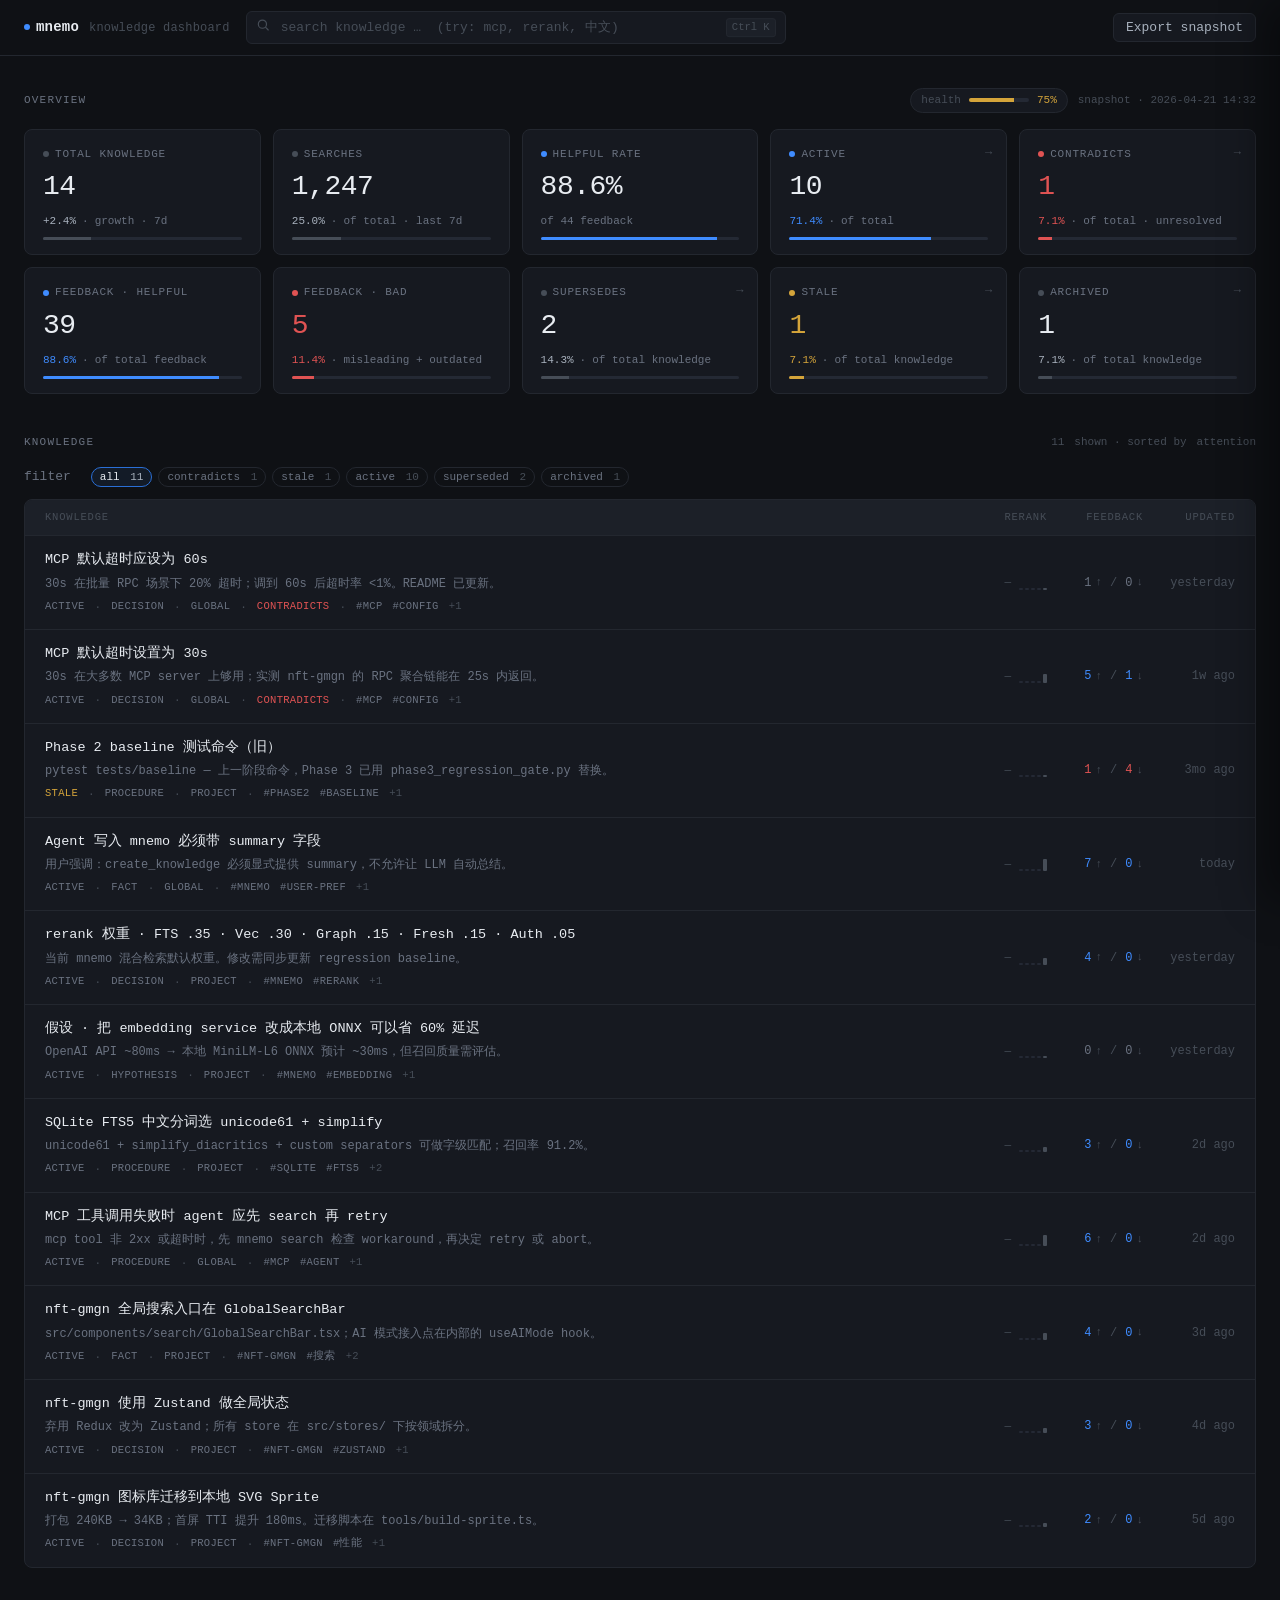
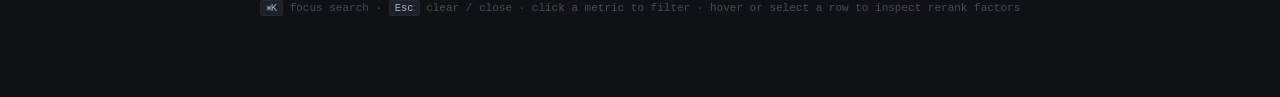
<file: viz/viz_v2.html>
<!DOCTYPE html>
<html lang="zh-CN">
<head>
<meta charset="UTF-8" />
<meta name="viewport" content="width=device-width, initial-scale=1.0" />
<title>mnemo · knowledge dashboard</title>
<style>
  :root {
    --bg-0: #0f1115;
    --bg-1: #161920;
    --bg-2: #1c2028;
    --bg-3: #242934;
    --border: #23272f;
    --border-strong: #2e333d;

    --text-0: #e8ecf1;
    --text-1: #a8b1bd;
    --text-2: #6a7280;
    --text-3: #464d57;

    --accent: #3f8cff;
    --accent-dim: #2a6fd6;
    --warn: #d4a43a;
    --danger: #e05353;

    --mono: "JetBrains Mono", "SF Mono", "Menlo", "Consolas", ui-monospace, monospace;
    --radius: 6px;
    --radius-lg: 8px;
  }

  * { box-sizing: border-box; }
  html, body {
    margin: 0; padding: 0;
    background: var(--bg-0); color: var(--text-0);
    font-family: var(--mono); font-size: 13px;
    line-height: 1.5;
    -webkit-font-smoothing: antialiased;
    -moz-osx-font-smoothing: grayscale;
  }
  button, input { font-family: inherit; font-size: inherit; color: inherit; }
  button { cursor: pointer; background: none; border: none; }

  /* ---------- Top bar ---------- */
  .topbar {
    position: sticky; top: 0; z-index: 40;
    display: flex; align-items: center; gap: 16px;
    padding: 12px 24px;
    background: var(--bg-0);
    border-bottom: 1px solid var(--border);
    height: 56px;
  }
  .brand {
    display: inline-flex; align-items: baseline; gap: 6px;
    font-weight: 600; font-size: 14px;
    letter-spacing: 0.2px; user-select: none;
  }
  .brand .dot {
    width: 6px; height: 6px; border-radius: 50%;
    background: var(--accent); display: inline-block;
    transform: translateY(-1px);
  }
  .brand .muted { color: var(--text-3); font-weight: 400; font-size: 12px; margin-left: 4px; }

  .search { flex: 1; max-width: 540px; position: relative; }
  .search input {
    width: 100%;
    background: var(--bg-1); color: var(--text-0);
    border: 1px solid var(--border); border-radius: var(--radius);
    padding: 8px 36px 8px 34px;
    font-family: var(--mono); font-size: 13px;
    outline: none;
    transition: border-color 120ms, background 120ms;
  }
  .search input::placeholder { color: var(--text-3); }
  .search input:focus {
    border-color: var(--accent-dim);
    background: var(--bg-2);
  }
  .search .icon {
    position: absolute; left: 10px; top: 50%; transform: translateY(-50%);
    color: var(--text-3); pointer-events: none;
  }
  .search kbd {
    position: absolute; right: 10px; top: 50%; transform: translateY(-50%);
    color: var(--text-3); font-size: 10.5px;
    border: 1px solid var(--border); border-radius: 3px;
    padding: 1px 5px; background: var(--bg-2);
  }

  .topbar .actions { display: flex; gap: 8px; margin-left: auto; }
  .btn {
    color: var(--text-1);
    border: 1px solid var(--border); border-radius: var(--radius);
    padding: 6px 12px; background: var(--bg-1);
    transition: background 120ms, border-color 120ms, color 120ms;
  }
  .btn:hover { background: var(--bg-2); color: var(--text-0); border-color: var(--border-strong); }

  /* ---------- Page layout ---------- */
  .page { max-width: 1280px; margin: 0 auto; padding: 32px 24px 80px; }

  .section-label {
    display: flex; align-items: center; justify-content: space-between;
    margin-bottom: 16px;
    color: var(--text-2);
    font-size: 11px;
    text-transform: uppercase;
    letter-spacing: 1.2px;
  }
  .section-label .right {
    display: flex; align-items: center; gap: 10px;
    color: var(--text-3); font-size: 11px;
    letter-spacing: 0; text-transform: none;
  }
  .section-label .right .health {
    display: inline-flex; align-items: center; gap: 8px;
    padding: 3px 10px;
    border: 1px solid var(--border); border-radius: 999px;
    background: var(--bg-1);
  }
  .section-label .right .health .hbar {
    width: 60px; height: 4px; background: var(--bg-3); border-radius: 2px; overflow: hidden;
  }
  .section-label .right .health .hbar > span {
    display: block; height: 100%; background: var(--accent);
    transition: width 400ms ease;
  }
  .section-label .right .health.low .hbar > span { background: var(--warn); }
  .section-label .right .health.bad .hbar > span { background: var(--danger); }
  .section-label .right .health .val { color: var(--text-1); font-feature-settings: "tnum"; }
  .section-label .right .health.low .val { color: var(--warn); }
  .section-label .right .health.bad .val { color: var(--danger); }
  .section-label .right .ts {
    font-family: var(--mono);
    color: var(--text-3);
  }

  /* ---------- Metric grid ---------- */
  .metric-grid {
    display: grid;
    grid-template-columns: repeat(5, minmax(0, 1fr));
    gap: 12px;
    margin-bottom: 16px;
  }
  @media (max-width: 1100px) { .metric-grid { grid-template-columns: repeat(3, 1fr); } }
  @media (max-width: 680px)  { .metric-grid { grid-template-columns: repeat(2, 1fr); } }

  .metric {
    position: relative;
    background: var(--bg-1);
    border: 1px solid var(--border);
    border-radius: var(--radius-lg);
    padding: 16px 18px 14px;
    display: flex; flex-direction: column;
    min-height: 118px;
    transition: border-color 120ms, background 120ms;
  }
  .metric:hover { border-color: var(--border-strong); background: var(--bg-2); }
  .metric.clickable { cursor: pointer; }
  .metric.clickable:hover { border-color: var(--accent-dim); }

  .metric .label {
    font-size: 11px; color: var(--text-2);
    text-transform: uppercase; letter-spacing: 0.8px;
    margin-bottom: 10px;
    display: flex; align-items: center; gap: 6px;
  }
  .metric .label .tag-dot {
    width: 6px; height: 6px; border-radius: 50%;
    display: inline-block; background: var(--text-3);
  }
  .metric.is-good .tag-dot    { background: var(--accent); }
  .metric.is-warn .tag-dot    { background: var(--warn); }
  .metric.is-danger .tag-dot  { background: var(--danger); }
  .metric.is-neutral .tag-dot { background: var(--text-3); }

  /* right-top arrow for clickable nav cards */
  .metric .jump {
    position: absolute; top: 14px; right: 14px;
    color: var(--text-3); font-size: 12px;
    transition: color 120ms, transform 120ms;
    pointer-events: none;
  }
  .metric.clickable:hover .jump { color: var(--text-1); transform: translateX(2px); }

  .metric .value {
    font-size: 28px; font-weight: 500;
    color: var(--text-0);
    font-feature-settings: "tnum";
    line-height: 1.1; letter-spacing: -0.5px;
  }
  .metric.is-danger .value { color: var(--danger); }
  .metric.is-warn   .value { color: var(--warn); }

  .metric .sub {
    margin-top: auto;
    padding-top: 10px;
    font-size: 11px;
    color: var(--text-2);
    display: flex; align-items: center; gap: 6px;
    white-space: nowrap; overflow: hidden; text-overflow: ellipsis;
  }
  .metric .sub .pct { color: var(--text-1); font-feature-settings: "tnum"; }
  .metric.is-good   .sub .pct { color: var(--accent); }
  .metric.is-warn   .sub .pct { color: var(--warn); }
  .metric.is-danger .sub .pct { color: var(--danger); }
  .metric .sub .low-sample { color: var(--text-3); font-size: 10.5px; }

  .metric .bar {
    margin-top: 8px;
    height: 3px; background: var(--bg-3); border-radius: 2px;
    overflow: hidden;
  }
  .metric .bar > span {
    display: block; height: 100%; background: var(--accent);
    transition: width 400ms ease;
  }
  .metric.is-warn   .bar > span { background: var(--warn); }
  .metric.is-danger .bar > span { background: var(--danger); }
  .metric.is-neutral .bar > span { background: var(--text-3); }

  /* ---------- Knowledge list ---------- */
  .list-wrap { margin-top: 40px; scroll-margin-top: 80px; }
  .list-toolbar {
    display: flex; align-items: center; gap: 8px;
    margin-bottom: 12px;
    color: var(--text-2);
  }
  .chip-row { display: inline-flex; gap: 6px; margin-left: 12px; flex-wrap: wrap; }
  .chip {
    font-size: 11px;
    padding: 3px 8px;
    border: 1px solid var(--border); border-radius: 999px;
    color: var(--text-2);
    background: transparent;
    transition: border-color 120ms, color 120ms, background 120ms;
  }
  .chip:hover { color: var(--text-0); border-color: var(--border-strong); }
  .chip.active {
    color: var(--text-0);
    border-color: var(--accent-dim);
    background: rgba(63, 140, 255, 0.08);
  }
  .chip .c { color: var(--text-3); margin-left: 4px; font-feature-settings: "tnum"; }
  .chip.active .c { color: var(--text-1); }

  .list {
    display: flex; flex-direction: column;
    border: 1px solid var(--border);
    border-radius: var(--radius-lg);
    background: var(--bg-1);
    overflow: hidden;
  }
  .list-header {
    display: grid;
    grid-template-columns: minmax(0, 1fr) 150px 80px 76px;
    gap: 16px;
    padding: 10px 20px;
    background: var(--bg-2);
    border-bottom: 1px solid var(--border);
    color: var(--text-3);
    font-size: 10.5px;
    text-transform: uppercase;
    letter-spacing: 0.8px;
  }
  .list-header > *:nth-child(2),
  .list-header > *:nth-child(3),
  .list-header > *:nth-child(4) { text-align: right; }

  .row {
    display: grid;
    grid-template-columns: minmax(0, 1fr) 150px 80px 76px;
    gap: 16px;
    padding: 14px 20px;
    border-bottom: 1px solid var(--border);
    cursor: pointer;
    transition: background 120ms;
    align-items: center;
  }
  .row:last-child { border-bottom: none; }
  .row:hover { background: var(--bg-2); }
  /* .row.selected 的样式合入 L545 纵深规则(inset 蓝条 + 浮起阴影一起画) */
  .row.dim { opacity: 0.42; }
  .row.dim:hover { opacity: 0.85; }
  .row.halo { animation: haloPulse 1.4s ease-out; }
  @keyframes haloPulse {
    0%   { box-shadow: inset 2px 0 0 var(--accent), 0 0 0 0 rgba(63,140,255,0.45); }
    80%  { box-shadow: inset 2px 0 0 var(--accent), 0 0 0 8px rgba(63,140,255,0); }
    100% { box-shadow: inset 2px 0 0 var(--accent), 0 0 0 0 rgba(63,140,255,0); }
  }

  .row .main { min-width: 0; }
  .row .title {
    color: var(--text-0);
    font-size: 13.5px; font-weight: 500;
    overflow: hidden; text-overflow: ellipsis; white-space: nowrap;
  }
  .row .summary {
    color: var(--text-2);
    font-size: 12px; margin-top: 4px;
    overflow: hidden; text-overflow: ellipsis; white-space: nowrap;
  }
  .row .meta-row {
    display: flex; gap: 10px; align-items: center;
    margin-top: 6px;
    color: var(--text-3);
    font-size: 11px;
    flex-wrap: wrap;
  }
  .row .meta-row .sep { color: var(--text-3); }

  .tag {
    font-size: 10.5px;
    color: var(--text-2);
    letter-spacing: 0.3px;
    text-transform: uppercase;
  }
  .tag.ok          { color: var(--text-2); }
  .tag.stale       { color: var(--warn); }
  .tag.contradicts { color: var(--danger); }
  .tag.superseded  { color: var(--text-3); text-decoration: line-through; }
  .tag.archived    { color: var(--text-3); }
  .tag.type        { color: var(--text-2); }
  .tag.more        { color: var(--text-3); }

  .row .feedback {
    display: flex; align-items: center; justify-content: flex-end;
    gap: 4px;
    color: var(--text-2);
    font-size: 12px;
    font-feature-settings: "tnum";
  }
  .row .feedback .arrow { color: var(--text-3); font-size: 11px; }

  .row .time {
    text-align: right;
    color: var(--text-3);
    font-size: 12px;
    font-feature-settings: "tnum";
  }

  /* rerank mini viz (column 2) */
  .rerank {
    display: flex; align-items: center; justify-content: flex-end;
    gap: 8px;
    font-size: 11px; color: var(--text-2);
    font-feature-settings: "tnum";
  }
  .rerank .score {
    color: var(--text-3);
    font-size: 11px;
    min-width: 24px; text-align: right;
  }
  body.is-searching .row.hit .rerank .score { color: var(--accent); font-weight: 600; }
  .rerank .bars {
    display: flex; gap: 2px; align-items: flex-end;
    height: 14px;
  }
  .rerank .bars b {
    display: block;
    width: 4px;
    background: var(--text-3);
    border-radius: 1px;
    transition: height 200ms ease, background 200ms;
  }
  body.is-searching .row.hit .rerank .bars b { background: var(--accent); }
  .row.selected .rerank .bars b { background: var(--accent); }
  .rerank .bars b.dim { background: var(--bg-3); }

  /* expand on selected/hover: show 5 factor bars + labels */
  .row .rerank-detail {
    display: none;
    grid-column: 1 / -1;
    margin-top: 10px;
    padding: 10px 12px;
    background: var(--bg-0);
    border: 1px solid var(--border);
    border-radius: var(--radius);
  }
  .row.selected .rerank-detail { display: block; }
  body.is-searching .row.hit.selected .rerank-detail { display: block; }

  .rerank-detail .rd-title {
    font-size: 10.5px; color: var(--text-3);
    text-transform: uppercase; letter-spacing: 0.8px;
    margin-bottom: 8px;
    display: flex; justify-content: space-between;
  }
  .rerank-detail .rd-title .formula { color: var(--text-2); font-family: var(--mono); }
  .rerank-detail .rd-grid {
    display: grid;
    grid-template-columns: repeat(5, 1fr);
    gap: 10px;
  }
  .rerank-detail .f {
    display: flex; flex-direction: column; gap: 4px;
  }
  .rerank-detail .f .fn {
    font-size: 10px; color: var(--text-3);
    text-transform: uppercase; letter-spacing: 0.6px;
  }
  .rerank-detail .f .fv {
    color: var(--text-1); font-size: 12px;
    font-feature-settings: "tnum";
  }
  body.is-searching .row.hit .rerank-detail .f .fv { color: var(--accent); }
  .row.selected.hit .rerank-detail .f .fv { color: var(--accent); }
  .rerank-detail .f .fbar {
    height: 4px; background: var(--bg-3); border-radius: 2px; overflow: hidden;
  }
  .rerank-detail .f .fbar > span {
    display: block; height: 100%;
    background: var(--text-2);
    transition: width 300ms ease;
  }
  body.is-searching .row.hit .rerank-detail .f .fbar > span { background: var(--accent); }
  .row.selected.hit .rerank-detail .f .fbar > span { background: var(--accent); }
  .rerank-detail .f.inactive .fv { color: var(--text-3); }
  .rerank-detail .f.inactive .fbar > span { background: var(--bg-3); }

  /* ---------- Detail panel ---------- */
  .panel {
    position: fixed;
    top: 0; right: 0;
    width: 440px;
    height: 100vh;
    background: var(--bg-1);
    border-left: 1px solid var(--border);
    box-shadow: -16px 0 40px rgba(0,0,0,0.4);
    z-index: 50;
    transform: translateX(100%);
    transition: transform 220ms cubic-bezier(.4,.0,.2,1);
    display: flex; flex-direction: column;
  }
  .panel.open { transform: translateX(0); }

  .panel .ph {
    display: flex; align-items: center; gap: 10px;
    padding: 14px 20px;
    border-bottom: 1px solid var(--border);
    color: var(--text-2);
    font-size: 11px;
    text-transform: uppercase; letter-spacing: 0.8px;
  }
  .panel .ph .close {
    margin-left: auto; color: var(--text-2);
    padding: 4px 8px; border-radius: 4px;
  }
  .panel .ph .close:hover { color: var(--text-0); background: var(--bg-2); }
  .panel .pbody { flex: 1; overflow-y: auto; padding: 24px 24px 80px; }

  .panel h2 {
    margin: 0 0 8px;
    font-size: 16px; font-weight: 600;
    color: var(--text-0);
    line-height: 1.4;
  }
  .panel .psum { color: var(--text-1); font-size: 13px; line-height: 1.6; margin-bottom: 20px; }
  .panel .meta-grid {
    display: grid; grid-template-columns: 96px 1fr;
    gap: 8px 12px;
    margin-bottom: 20px;
    font-size: 12px;
  }
  .panel .meta-grid .k { color: var(--text-3); }
  .panel .meta-grid .v { color: var(--text-1); word-break: break-word; }
  .panel .meta-grid .v.warn   { color: var(--warn); }
  .panel .meta-grid .v.danger { color: var(--danger); }

  .panel .section { margin-top: 24px; }
  .panel .section .h {
    color: var(--text-3); font-size: 10.5px;
    text-transform: uppercase; letter-spacing: 0.8px;
    margin-bottom: 8px;
    display: flex; justify-content: space-between; align-items: center;
  }
  .panel pre.content {
    background: var(--bg-0);
    border: 1px solid var(--border);
    border-radius: var(--radius);
    padding: 14px 16px;
    font-family: var(--mono); font-size: 12px;
    color: var(--text-1);
    white-space: pre-wrap; word-break: break-word;
    line-height: 1.6;
    margin: 0;
  }

  .rel {
    padding: 10px 12px;
    border: 1px solid var(--border);
    border-radius: var(--radius);
    margin-bottom: 8px;
    cursor: pointer;
    transition: border-color 120ms, background 120ms;
  }
  .rel:hover { border-color: var(--border-strong); background: var(--bg-2); }
  .rel .rel-kind {
    font-size: 10.5px; color: var(--text-3);
    text-transform: uppercase; letter-spacing: 0.8px;
    margin-bottom: 4px;
  }
  .rel.contradicts .rel-kind { color: var(--danger); }
  .rel.supersedes  .rel-kind { color: var(--accent); }
  .rel.superseded  .rel-kind { color: var(--text-3); }
  .rel.depends_on  .rel-kind { color: var(--text-2); }
  .rel .rel-title { color: var(--text-0); font-size: 13px; }

  .panel .compare-btn {
    margin-top: 6px;
    display: inline-block;
    padding: 5px 10px;
    border: 1px dashed var(--border-strong);
    border-radius: var(--radius);
    color: var(--text-3);
    font-size: 11px;
    cursor: not-allowed;
    background: transparent;
  }
  .panel .compare-btn:hover { color: var(--text-2); border-color: var(--text-3); }

  /* ---------- Empty / hints ---------- */
  .empty-state {
    padding: 40px 20px;
    color: var(--text-3);
    text-align: center;
    font-size: 12px;
  }
  .foot-hint {
    margin-top: 32px;
    color: var(--text-3);
    font-size: 11px;
    text-align: center;
  }
  .foot-hint kbd {
    font-family: var(--mono); font-size: 10.5px;
    background: var(--bg-2); color: var(--text-1);
    padding: 1px 5px; border-radius: 3px; border: 1px solid var(--border);
  }

  /* ---------- Depth layer (C 方案 · "层次" 不是 "空间") ----------
     hover/selected 微抬 1px + 阴影;panel 打开时主页退后 blur+scale。
     不是 3D,是 DevTools/Linear/Raycast 的专业层次语言。 */
  .row { transition: transform 140ms ease, box-shadow 140ms ease, background 140ms ease; }
  /* .row.selected 同时承载:
     - 左侧 inset 蓝条(主视觉锚点,halo 动画结束时无缝衔接)
     - 整行微抬 + 落地阴影(纵深层感)
     合成一条,避免后规则吃掉前规则的 box-shadow */
  .row.selected {
    background: var(--bg-2);
    transform: translateY(-1px);
    box-shadow:
      inset 2px 0 0 var(--accent),
      0 4px 14px rgba(0,0,0,0.35);
    z-index: 1;
    position: relative;
  }
  /* A3 · 搜索聚光灯纵深 ·
     命中行浮起、放大 1%、亮度微升 → 像被灯打在上面;
     未命中行 opacity 0.42 + brightness 0.72 → 退到背景。 */
  body.is-searching .list { filter: brightness(0.85); transition: filter 180ms ease; }
  body.is-searching .row.hit {
    transform: translateY(-2px) scale(1.008);
    box-shadow:
      0 8px 24px rgba(0,0,0,0.42),
      0 0 0 1px rgba(63, 140, 255, 0.18);
    filter: brightness(1.18);
    z-index: 2;
    position: relative;
  }
  body.is-searching .row.dim { filter: brightness(0.72); }
  .metric { transition: transform 140ms ease, border-color 120ms, background 120ms, box-shadow 140ms; }
  .metric:hover            { transform: translateY(-1px); }
  .metric.clickable:hover  {
    transform: translateY(-1px);
    box-shadow: 0 6px 20px rgba(0,0,0,0.3);
  }
  body.panel-open .page {
    filter: blur(1px);
    transform: scale(0.996);
    transition: filter 220ms ease, transform 220ms ease;
    transform-origin: center 40%;
  }
  .page { transition: filter 220ms ease, transform 220ms ease; }

  /* A1 · 纸张翻角堆叠 · panel 关系区的 supersedes/superseded ----------
     pm-advisor 三审定稿三层版:
       顶: border-strong 1px 边线 = 纸张切口
       中: bg-2 4px 偏移色块,露一条"第二张纸"(bg-1 底上可辨识)
       底: 8px 16px 虚阴影 = 纸堆落地感
     比 6 层循环干净,暗色下色差够。
     伪元素 ::after 是右上角翻角撕边,纯静态,截图稳。 */
  .rel.supersedes, .rel.superseded {
    position: relative;
    box-shadow:
      0 1px 0 var(--border-strong),
      0 4px 0 -1px var(--bg-2),
      0 5px 0 -1px var(--border-strong),
      0 8px 16px rgba(0,0,0,0.45);
    margin-bottom: 14px;
    padding-right: 22px;
  }
  .rel.supersedes::after,
  .rel.superseded::after {
    content: '';
    position: absolute;
    top: 0; right: 0;
    width: 14px; height: 14px;
    background:
      linear-gradient(
        225deg,
        var(--bg-2) 0 50%,
        var(--border-strong) 50% calc(50% + 1px),
        var(--bg-1) calc(50% + 1px) 100%
      );
    border-top-right-radius: var(--radius);
  }

  /* ---------- A2 · ContradictionDuel ----------
     filter=contradicts 时,列表区切换为两卡对峙视图:
     - 两张卡片左右并排,perspective + rotateY(±3deg) 向中心微倾
     - 中间一道红色锯齿 ⚡ (clip-path + linear-gradient)
     - 其他 row 折叠为单行灰条 */
  body.duel-mode .list { padding: 24px; background: var(--bg-1); }
  body.duel-mode .list-header { display: none; }
  body.duel-mode #rows { display: grid; grid-template-columns: 1fr 48px 1fr; gap: 0; align-items: stretch; }
  body.duel-mode .row {
    position: relative;
    display: flex; flex-direction: column;
    padding: 18px 20px;
    background: var(--bg-0);
    border: 1px solid var(--border-strong);
    border-radius: var(--radius-lg);
    grid-template-columns: none;
    min-height: 180px;
    transform-origin: center center;
    transition: transform 280ms ease, box-shadow 280ms ease;
  }
  body.duel-mode .row:hover { background: var(--bg-0); }
  body.duel-mode .row.selected { background: var(--bg-0); box-shadow: 0 0 0 2px var(--accent), -6px 10px 28px rgba(0,0,0,0.42); }
  body.duel-mode .row:first-of-type {
    grid-column: 1;
    transform: perspective(1000px) rotateY(3deg) translateZ(4px);
    box-shadow: -6px 10px 28px rgba(0,0,0,0.42);
  }
  body.duel-mode .row:last-of-type {
    grid-column: 3;
    transform: perspective(1000px) rotateY(-3deg) translateZ(4px);
    box-shadow: 6px 10px 28px rgba(0,0,0,0.42);
  }
  body.duel-mode .row .rerank,
  body.duel-mode .row .feedback,
  body.duel-mode .row .time,
  body.duel-mode .row .rerank-detail { display: none !important; }
  body.duel-mode .row .main { flex: 1; }
  body.duel-mode .row .title { white-space: normal; font-size: 14px; line-height: 1.5; }
  body.duel-mode .row .summary { white-space: normal; display: -webkit-box; -webkit-line-clamp: 3; -webkit-box-orient: vertical; overflow: hidden; }
  body.duel-mode .row::before {
    content: attr(data-version-label);
    position: absolute;
    top: 10px; right: 12px;
    font-size: 10px; color: var(--text-3);
    letter-spacing: 0.6px;
    text-transform: uppercase;
  }

  .duel-rift {
    grid-column: 2;
    position: relative;
    display: flex; align-items: center; justify-content: center;
    min-height: 180px;
  }
  .duel-rift::before {
    content: '';
    position: absolute;
    top: 10%; bottom: 10%; left: 50%;
    width: 3px;
    background: linear-gradient(180deg,
      transparent 0%, var(--danger) 15%, var(--danger) 85%, transparent 100%);
    clip-path: polygon(
      50% 0%, 100% 7%, 30% 20%, 85% 35%, 20% 50%, 90% 65%, 25% 80%, 100% 93%, 50% 100%,
      0% 93%, 75% 80%, 10% 65%, 80% 50%, 15% 35%, 70% 20%, 0% 7%);
    transform: translateX(-50%);
    opacity: 0.85;
  }
  .duel-rift::after {
    content: '⚡';
    position: relative;
    color: var(--danger);
    font-size: 20px;
    background: var(--bg-0);
    width: 32px; height: 32px;
    border-radius: 50%;
    display: flex; align-items: center; justify-content: center;
    border: 1px solid var(--danger);
    box-shadow: 0 0 18px rgba(224, 83, 83, 0.45);
    z-index: 2;
  }
  .duel-banner {
    grid-column: 1 / -1;
    display: flex; justify-content: space-between; align-items: center;
    padding: 12px 16px; margin-bottom: 20px;
    border: 1px solid var(--danger);
    border-radius: var(--radius);
    background: rgba(224, 83, 83, 0.08);
    color: var(--danger);
    font-size: 12px;
  }
  .duel-banner .left { display: flex; align-items: center; gap: 8px; }
  .duel-banner .actions { display: flex; gap: 8px; }
  .duel-banner .action {
    color: var(--text-1);
    border: 1px solid var(--border-strong);
    background: var(--bg-2);
    padding: 4px 10px; border-radius: var(--radius);
    font-size: 11px;
    cursor: not-allowed;
    display: inline-flex; align-items: center; gap: 6px;
  }
  /* F4 · WIP 小角标,静态可见,不靠 hover */
  .duel-banner .action .wip {
    display: inline-block;
    padding: 0 5px;
    font-size: 9px;
    line-height: 14px;
    border: 1px solid var(--text-3);
    border-radius: 3px;
    color: var(--text-3);
    letter-spacing: 0.5px;
    text-transform: uppercase;
  }

  /* ---------- Scrollbar ---------- */
  ::-webkit-scrollbar { width: 10px; height: 10px; }
  ::-webkit-scrollbar-track { background: transparent; }
  ::-webkit-scrollbar-thumb { background: var(--bg-3); border-radius: 6px; border: 2px solid var(--bg-0); }
  ::-webkit-scrollbar-thumb:hover { background: var(--border-strong); }
</style>
</head>
<body>

<div class="topbar">
  <div class="brand"><span class="dot"></span>mnemo <span class="muted">knowledge dashboard</span></div>
  <div class="search">
    <span class="icon">
      <svg width="14" height="14" viewBox="0 0 24 24" fill="none" stroke="currentColor" stroke-width="2" stroke-linecap="round" stroke-linejoin="round">
        <circle cx="11" cy="11" r="7"/><line x1="21" y1="21" x2="16.65" y2="16.65"/>
      </svg>
    </span>
    <input id="search-input" placeholder="search knowledge …  (try: mcp, rerank, 中文)" />
    <kbd id="search-kbd">⌘K</kbd>
  </div>
  <div class="actions">
    <button class="btn" id="export-btn" title="Download JSON snapshot of this dashboard">Export snapshot</button>
  </div>
</div>

<main class="page">

  <!-- Dashboard -->
  <div class="section-label">
    <span>overview</span>
    <span class="right">
      <span class="health" id="health">
        <span>health</span>
        <span class="hbar"><span id="health-bar"></span></span>
        <span class="val" id="health-val">—</span>
      </span>
      <span class="ts" id="snap-ts">snapshot · —</span>
    </span>
  </div>

  <div class="metric-grid" id="metric-grid"></div>

  <!-- Knowledge list -->
  <div class="list-wrap" id="list-wrap">
    <div class="section-label">
      <span>knowledge</span>
      <span class="right"><span id="list-count">—</span> shown · sorted by <span id="sort-mode">attention</span></span>
    </div>

    <div class="list-toolbar">
      <span>filter</span>
      <div class="chip-row" id="chip-row">
        <button class="chip active" data-filter="all">all <span class="c" data-count="all"></span></button>
        <button class="chip" data-filter="contradicts">contradicts <span class="c" data-count="contradicts"></span></button>
        <button class="chip" data-filter="stale">stale <span class="c" data-count="stale"></span></button>
        <button class="chip" data-filter="active">active <span class="c" data-count="active"></span></button>
        <button class="chip" data-filter="superseded">superseded <span class="c" data-count="superseded"></span></button>
        <button class="chip" data-filter="archived">archived <span class="c" data-count="archived"></span></button>
      </div>
    </div>

    <div class="list">
      <div class="list-header">
        <div>knowledge</div>
        <div>rerank</div>
        <div>feedback</div>
        <div>updated</div>
      </div>
      <div id="rows"></div>
    </div>
  </div>

  <div class="foot-hint">
    <kbd>⌘K</kbd> focus search · <kbd>Esc</kbd> clear / close · click a metric to filter · hover or select a row to inspect rerank factors
  </div>
</main>

<!-- Side panel -->
<aside class="panel" id="panel" aria-hidden="true">
  <div class="ph">
    <span id="panel-type">KNOWLEDGE</span>
    <button class="close" id="panel-close">close ✕</button>
  </div>
  <div class="pbody" id="panel-body"></div>
</aside>

<script>
/* ========== Data ========== */
const DATA = [
  { id:'k01', title:'MCP 默认超时设置为 30s',
    summary:'30s 在大多数 MCP server 上够用；实测 nft-gmgn 的 RPC 聚合链能在 25s 内返回。',
    content:'# MCP 超时配置（旧结论）\n\n- connect_timeout: 30s\n- tool_call_timeout: 30s\n- 失败时自动 fallback 到只读查询',
    claim_type:'decision', status:'active', scope:'global',
    tags:['mcp','config','timeout'], version:1,
    created_at:'2026-02-10', accessed_at:'2026-04-08',
    feedback_helpful:5, feedback_misleading:1, source:'config.md',
    contradicts:['k02'] },
  { id:'k02', title:'MCP 默认超时应设为 60s',
    summary:'30s 在批量 RPC 场景下 20% 超时；调到 60s 后超时率 <1%。README 已更新。',
    content:'# MCP 超时配置（新建议）\n\n- connect_timeout: 30s\n- **tool_call_timeout: 60s**（推荐）',
    claim_type:'decision', status:'active', scope:'global',
    tags:['mcp','config','timeout'], version:1,
    created_at:'2026-04-15', accessed_at:'2026-04-20',
    feedback_helpful:1, feedback_misleading:0, source:'README.md',
    contradicts:['k01'] },
  { id:'k03', title:'SQLite FTS5 中文分词选 unicode61 + simplify',
    summary:'unicode61 + simplify_diacritics + custom separators 可做字级匹配；召回率 91.2%。',
    content:'# SQLite FTS5 中文分词 v3\n\nCREATE VIRTUAL TABLE docs USING fts5(..., tokenize="unicode61 remove_diacritics 2");\n\n- 召回 91.2%（v2 85.6%）',
    claim_type:'procedure', status:'active', scope:'project',
    tags:['sqlite','fts5','中文','search'], version:3, supersedes:'k03v2',
    created_at:'2026-04-10', accessed_at:'2026-04-19',
    feedback_helpful:3, feedback_misleading:0, source:'src/search/tokenizer.py' },
  { id:'k03v2', title:'SQLite FTS5 中文分词用 jieba bridge',
    summary:'v2 使用 sqlite-jieba 扩展做词级分词，召回 85.6%，部署复杂。已被 v3 替代。',
    content:'v2 旧方案：sqlite-jieba 扩展。\n\n缺点：需要编译 .so，跨平台部署复杂。',
    claim_type:'procedure', status:'superseded', scope:'project',
    tags:['sqlite','fts5','jieba'], version:2, superseded_by:'k03',
    created_at:'2026-03-05', accessed_at:'2026-04-10',
    feedback_helpful:2, feedback_misleading:0 },
  { id:'k04', title:'nft-gmgn 全局搜索入口在 GlobalSearchBar',
    summary:'src/components/search/GlobalSearchBar.tsx；AI 模式接入点在内部的 useAIMode hook。',
    content:'# 搜索架构\n- 组件：GlobalSearchBar.tsx\n- 状态：searchStore.ts\n- 数据流：Input → debounce(200ms) → store.query()',
    claim_type:'fact', status:'active', scope:'project',
    tags:['nft-gmgn','搜索','react','frontend'], version:1,
    created_at:'2026-03-22', accessed_at:'2026-04-18',
    feedback_helpful:4, feedback_misleading:0, source:'GlobalSearchBar.tsx',
    depends_on:['k05'] },
  { id:'k05', title:'nft-gmgn 使用 Zustand 做全局状态',
    summary:'弃用 Redux 改为 Zustand；所有 store 在 src/stores/ 下按领域拆分。',
    content:'# 状态管理\n- 选型：Zustand > Redux\n- 目录：src/stores/*.ts',
    claim_type:'decision', status:'active', scope:'project',
    tags:['nft-gmgn','zustand','state'], version:1,
    created_at:'2026-02-28', accessed_at:'2026-04-17',
    feedback_helpful:3, feedback_misleading:0, source:'src/stores/' },
  { id:'k06', title:'Phase 2 baseline 测试命令（旧）',
    summary:'pytest tests/baseline — 上一阶段命令，Phase 3 已用 phase3_regression_gate.py 替换。',
    content:'# Phase 2 基线\npytest tests/baseline/\n\n> Phase 3 已改为 scripts/phase3_regression_gate.py',
    claim_type:'procedure', status:'stale', scope:'project',
    tags:['phase2','baseline','test'], version:1,
    created_at:'2025-12-10', accessed_at:'2026-01-12',
    stale_reason:'92 天未访问 · Phase 3 已替换',
    feedback_helpful:1, feedback_misleading:1, feedback_outdated:3 },
  { id:'k07', title:'Agent 写入 mnemo 必须带 summary 字段',
    summary:'用户强调：create_knowledge 必须显式提供 summary，不允许让 LLM 自动总结。',
    content:'# user says:\n\n> "summary 字段不能省 — 这是硬要求。"\n\n- summary 必填\n- 长度 ≤ 120 汉字',
    claim_type:'fact', status:'active', scope:'global',
    tags:['mnemo','user-pref','contract'], version:1,
    created_at:'2026-03-14', accessed_at:'2026-04-21',
    feedback_helpful:7, feedback_misleading:0, source:'user 2026-03-14' },
  { id:'k08', title:'rerank 权重 · FTS .35 · Vec .30 · Graph .15 · Fresh .15 · Auth .05',
    summary:'当前 mnemo 混合检索默认权重。修改需同步更新 regression baseline。',
    content:'# Rerank 权重\n| FTS BM25 | 0.35 |\n| Vector cos | 0.30 |\n| Graph | 0.15 |\n| Freshness | 0.15 |\n| Authority | 0.05 |',
    claim_type:'decision', status:'active', scope:'project',
    tags:['mnemo','rerank','search'], version:2, supersedes:'k08v1',
    created_at:'2026-04-05', accessed_at:'2026-04-20',
    feedback_helpful:4, feedback_misleading:0, source:'src/search/rerank.py' },
  { id:'k08v1', title:'rerank 旧权重 FTS .5 · Vector .5',
    summary:'v1 只用 FTS + Vector 两因子各 50%；Phase 3 加入 Graph/Fresh/Auth 后被替代。',
    content:'v1 双因子方案：FTS 0.5 / Vector 0.5。基线 86%。',
    claim_type:'decision', status:'superseded', scope:'project',
    tags:['mnemo','rerank'], version:1, superseded_by:'k08',
    created_at:'2026-01-15', accessed_at:'2026-04-05',
    feedback_helpful:1, feedback_misleading:0 },
  { id:'k09', title:'nft-gmgn 图标库迁移到本地 SVG Sprite',
    summary:'打包 240KB → 34KB；首屏 TTI 提升 180ms。迁移脚本在 tools/build-sprite.ts。',
    content:'# 图标迁移\n- 原：@iconify 运行时 240KB\n- 新：build-time SVG sprite，34KB',
    claim_type:'decision', status:'active', scope:'project',
    tags:['nft-gmgn','性能','build'], version:1,
    created_at:'2026-04-02', accessed_at:'2026-04-16',
    feedback_helpful:2, feedback_misleading:0, source:'tools/build-sprite.ts' },
  { id:'k10', title:'假设 · 把 embedding service 改成本地 ONNX 可以省 60% 延迟',
    summary:'OpenAI API ~80ms → 本地 MiniLM-L6 ONNX 预计 ~30ms，但召回质量需评估。',
    content:'# 假设\n- 现状：OpenAI text-embedding-3-small, ~80ms\n- 假设：MiniLM-L6 ONNX, ~30ms\n- 待验证：召回质量',
    claim_type:'hypothesis', status:'active', scope:'project',
    tags:['mnemo','embedding','perf'], version:1,
    created_at:'2026-04-18', accessed_at:'2026-04-20',
    feedback_helpful:0, feedback_misleading:0, source:'brainstorm' },
  { id:'k11', title:'旧的 mnemo export 命令已移除',
    summary:'v0.3 之前有 mnemo export；v0.4 改为 mnemo dump --format json。',
    content:'mnemo export → mnemo dump --format json',
    claim_type:'fact', status:'archived', scope:'project',
    tags:['mnemo','cli'], version:1,
    created_at:'2025-11-02', accessed_at:'2026-02-20',
    feedback_helpful:0, feedback_misleading:0 },
  { id:'k12', title:'MCP 工具调用失败时 agent 应先 search 再 retry',
    summary:'mcp tool 非 2xx 或超时时，先 mnemo search 检查 workaround，再决定 retry 或 abort。',
    content:'# MCP 失败处理\n1. 工具异常 → 停下\n2. search(error_msg)\n3. 有命中 → 按 procedure 处理',
    claim_type:'procedure', status:'active', scope:'global',
    tags:['mcp','agent','retry'], version:1,
    created_at:'2026-03-30', accessed_at:'2026-04-19',
    feedback_helpful:6, feedback_misleading:0, source:'AGENT_MNEMO_WORKFLOW.md',
    depends_on:['k07'] },
];

// STATS 是仪表盘"全局计数器"层 —— 这里用假数据演示。
// TODO(backend): derive from real telemetry:
//   - total_searches      ← stats.search_events count
//   - searches_last_7d    ← stats.search_events where ts >= NOW-7d
//   - growth_last_7d      ← ratio of created_at within last 7 days
const STATS = {
  total_searches: 1247,
  searches_last_7d: 312,
  growth_last_7d: 0.024,
};

const NOW = new Date('2026-04-21');

/* ========== Aggregates ========== */
function computeOverview() {
  let helpful = 0, misleading = 0, outdated = 0;
  let active = 0, stale = 0, archived = 0, superseded = 0;

  const contradictPairs = new Set();
  const totalContradictPairs = new Set();

  for (const k of DATA) {
    helpful    += k.feedback_helpful    || 0;
    misleading += k.feedback_misleading || 0;
    outdated   += k.feedback_outdated   || 0;

    if (k.status === 'active')     active++;
    if (k.status === 'stale')      stale++;
    if (k.status === 'archived')   archived++;
    if (k.status === 'superseded') superseded++;

    if (k.contradicts) {
      for (const other of k.contradicts) {
        const pair = [k.id, other].sort().join('|');
        totalContradictPairs.add(pair);
        const otherK = DATA.find(x => x.id === other);
        if (otherK && otherK.status !== 'archived' && otherK.status !== 'superseded'
          && k.status !== 'archived' && k.status !== 'superseded') {
          contradictPairs.add(pair);
        }
      }
    }
  }

  const totalFeedback = helpful + misleading + outdated;
  const totalKnowledge = DATA.length;
  const positiveRate = totalFeedback ? helpful / totalFeedback : 0;

  // composite health: (active + stale) / total × (1 - 未解决矛盾惩罚)
  // stale 是正常老化不是病态,不扣分;archived/superseded 才是"消失在主视野"。
  // contradict 惩罚按 pair 数线性:每对扣 5%,最多扣到 30%。
  const contradictPenalty = Math.min(0.30, contradictPairs.size * 0.05);
  const health =
    ((active + stale) / totalKnowledge) *
    (1 - contradictPenalty);

  return {
    totalKnowledge,
    totalSearches: STATS.total_searches,
    searches7d: STATS.searches_last_7d,
    growth7d: STATS.growth_last_7d,
    helpful, misleading, outdated,
    totalFeedback,
    pctHelpful: totalFeedback ? helpful / totalFeedback : 0,
    pctBad: totalFeedback ? (misleading + outdated) / totalFeedback : 0,
    supersedeCount: superseded,
    pctSupersede: totalKnowledge ? superseded / totalKnowledge : 0,
    positiveRate,
    active, pctActive: totalKnowledge ? active / totalKnowledge : 0,
    stale, pctStale: totalKnowledge ? stale / totalKnowledge : 0,
    archived, pctArchived: totalKnowledge ? archived / totalKnowledge : 0,
    contradictPairs: contradictPairs.size,
    totalContradictPairs: totalContradictPairs.size,
    health,
  };
}

/* ========== Fmt ========== */
function fmtNum(n)  { return n.toLocaleString('en-US'); }
function fmtPct(p, d = 1) { return (p * 100).toFixed(d) + '%'; }
function fmtPct0(p) { return (p * 100).toFixed(0) + '%'; }

/* ========== Metric render ==========
   每张卡都带一个百分比（用户硬要求）。带状态的 5 张 clickable 跳列表 + filter。 */
function renderMetrics() {
  const o = computeOverview();
  const grid = document.getElementById('metric-grid');

  const lowSample = o.totalFeedback < 20;

  // accuracy 阈值按 pm-advisor 建议：sample < 20 时 neutral
  let accuracyCls;
  if (lowSample) accuracyCls = 'is-neutral';
  else if (o.positiveRate >= 0.80) accuracyCls = 'is-good';
  else if (o.positiveRate >= 0.60) accuracyCls = 'is-warn';
  else accuracyCls = 'is-danger';

  const cards = [
    // Row 1 — scale & outcomes
    { label: 'total knowledge', value: fmtNum(o.totalKnowledge),
      pct: o.growth7d, pctPrefix: '+',
      sub: 'growth · 7d',
      barPct: Math.min(1, o.growth7d * 10),
      cls: 'is-neutral' },

    { label: 'searches', value: fmtNum(o.totalSearches),
      pct: o.searches7d / Math.max(1, o.totalSearches),
      sub: 'of total · last 7d',
      barPct: o.searches7d / Math.max(1, o.totalSearches),
      cls: 'is-neutral' },

    { label: 'helpful rate', value: fmtPct(o.positiveRate),
      sub: lowSample ? 'low sample' : `of ${o.totalFeedback} feedback`,
      barPct: o.positiveRate,
      lowSample: lowSample,
      cls: accuracyCls },

    { label: 'active',
      value: fmtNum(o.active),
      pct: o.pctActive, sub: 'of total',
      barPct: o.pctActive,
      cls: 'is-good',
      filter: 'active' },

    { label: 'contradicts',
      value: fmtNum(o.contradictPairs),
      pct: o.totalKnowledge ? (o.contradictPairs / o.totalKnowledge) : 0,
      sub: o.contradictPairs
        ? 'of total · unresolved'
        : 'all resolved',
      barPct: o.totalKnowledge ? (o.contradictPairs / o.totalKnowledge) : 0,
      cls: o.contradictPairs > 0 ? 'is-danger' : 'is-good',
      filter: o.contradictPairs > 0 ? 'contradicts' : null },

    // Row 2 — quality & lifecycle
    { label: 'feedback · helpful',
      value: fmtNum(o.helpful),
      pct: o.pctHelpful, sub: 'of total feedback',
      barPct: o.pctHelpful,
      cls: 'is-good' },

    { label: 'feedback · bad',
      value: fmtNum(o.misleading + o.outdated),
      pct: o.pctBad, sub: 'misleading + outdated',
      barPct: o.pctBad,
      cls: (o.misleading + o.outdated) > 0 ? 'is-danger' : 'is-good' },

    { label: 'supersedes',
      value: fmtNum(o.supersedeCount),
      pct: o.pctSupersede, sub: 'of total knowledge',
      barPct: o.pctSupersede,
      cls: 'is-neutral',
      filter: 'superseded' },

    { label: 'stale',
      value: fmtNum(o.stale),
      pct: o.pctStale, sub: 'of total knowledge',
      barPct: o.pctStale,
      cls: o.stale > 0 ? 'is-warn' : 'is-good',
      filter: o.stale > 0 ? 'stale' : null },

    { label: 'archived',
      value: fmtNum(o.archived),
      pct: o.pctArchived, sub: 'of total knowledge',
      barPct: o.pctArchived,
      cls: 'is-neutral',
      filter: o.archived > 0 ? 'archived' : null },
  ];

  grid.innerHTML = cards.map((c, idx) => {
    const clsList = ['metric'];
    if (c.cls) clsList.push(c.cls);
    if (c.filter) clsList.push('clickable');

    // 百分比片段：pct 可为 null（没有合理 %）
    let pctHtml = '';
    if (c.pct != null) {
      const prefix = c.pctPrefix || '';
      pctHtml = `<span class="pct">${prefix}${fmtPct(c.pct, c.pct < 0.01 && c.pct > 0 ? 2 : 1)}</span>`;
    }

    const subText = pctHtml
      ? `${pctHtml} · <span>${c.sub}</span>`
      : `<span>${c.sub}</span>`;

    const bar = c.barPct == null
      ? ''
      : `<div class="bar"><span style="width:${Math.max(2, Math.min(100, c.barPct * 100)).toFixed(1)}%"></span></div>`;

    const arrow = c.filter
      ? `<span class="jump">→</span>`
      : '';

    return `
      <div class="${clsList.join(' ')}" ${c.filter ? `data-filter="${c.filter}"` : ''}>
        ${arrow}
        <div class="label"><span class="tag-dot"></span>${c.label}</div>
        <div class="value">${c.value}</div>
        <div class="sub">${subText}</div>
        ${bar}
      </div>
    `;
  }).join('');

  // Wire clickable metric cards → filter + scroll + halo
  grid.querySelectorAll('.metric.clickable').forEach(el => {
    el.addEventListener('click', () => {
      const f = el.getAttribute('data-filter');
      applyFilter(f, { scroll: true, halo: true });
    });
  });

  // Health badge
  const healthEl = document.getElementById('health');
  const healthBar = document.getElementById('health-bar');
  const healthVal = document.getElementById('health-val');
  const hPct = o.health;
  healthBar.style.width = (hPct * 100).toFixed(1) + '%';
  healthVal.textContent = fmtPct0(hPct);
  healthEl.classList.remove('low', 'bad');
  if (hPct < 0.60) healthEl.classList.add('bad');
  else if (hPct < 0.80) healthEl.classList.add('low');

  // Timestamp
  document.getElementById('snap-ts').textContent = 'snapshot · 2026-04-21 14:32';

  // Chip counts
  document.querySelector('[data-count="all"]').textContent = DATA.filter(k => !['archived','superseded'].includes(k.status)).length;
  document.querySelector('[data-count="contradicts"]').textContent = o.contradictPairs;
  document.querySelector('[data-count="stale"]').textContent = o.stale;
  document.querySelector('[data-count="active"]').textContent = o.active;
  document.querySelector('[data-count="superseded"]').textContent = o.supersedeCount;
  document.querySelector('[data-count="archived"]').textContent = o.archived;
}

/* ========== List state ========== */
const STATE = {
  filter: 'all',
  searchQuery: '',
  hits: new Map(),     // id -> { final, factors }
  selectedId: null,
};

/* ========== Helpers ========== */
function statusTag(k) {
  switch (k.status) {
    case 'active':     return `<span class="tag ok">active</span>`;
    case 'stale':      return `<span class="tag stale">stale</span>`;
    case 'superseded': return `<span class="tag superseded">superseded</span>`;
    case 'archived':   return `<span class="tag archived">archived</span>`;
  }
  return '';
}
function typeTag(k)      { return `<span class="tag type">${k.claim_type}</span>`; }
function scopeTag(k)     { return `<span class="tag type">${k.scope}</span>`; }
function contradictTag(k) {
  return (k.contradicts && k.contradicts.length)
    ? `<span class="tag contradicts">contradicts</span>`
    : '';
}
function relTime(dateStr) {
  const d = new Date(dateStr);
  const days = Math.round((NOW - d) / 86400000);
  if (days < 1) return 'today';
  if (days < 2) return 'yesterday';
  if (days < 7) return days + 'd ago';
  if (days < 30) return Math.floor(days / 7) + 'w ago';
  if (days < 365) return Math.floor(days / 30) + 'mo ago';
  return Math.floor(days / 365) + 'y ago';
}

/* ========== Filter ========== */
function matchFilter(k) {
  switch (STATE.filter) {
    case 'all':
      // 默认隐藏 archived + superseded（两者都是"二级现场"）
      return k.status !== 'archived' && k.status !== 'superseded';
    case 'active':      return k.status === 'active';
    case 'stale':       return k.status === 'stale';
    case 'contradicts': return !!(k.contradicts && k.contradicts.length) && k.status !== 'superseded' && k.status !== 'archived';
    case 'superseded':  return k.status === 'superseded';
    case 'archived':    return k.status === 'archived';
  }
  return true;
}

/* ========== Search (mini hybrid) ========== */
function runSearch(query) {
  const q = (query || '').trim().toLowerCase();
  STATE.searchQuery = q;
  STATE.hits = new Map();
  if (!q) { document.body.classList.remove('is-searching'); return; }
  document.body.classList.add('is-searching');
  const terms = q.split(/\s+/).filter(Boolean);
  for (const k of DATA) {
    if (k.status === 'archived' || k.status === 'superseded') continue;
    const hay = (k.title + ' ' + k.summary + ' ' + (k.tags||[]).join(' ') + ' ' + (k.content||'')).toLowerCase();
    let titleMatches = 0, anyMatches = 0;
    for (const t of terms) {
      if (hay.includes(t)) anyMatches++;
      if (k.title.toLowerCase().includes(t)) titleMatches++;
    }
    if (!anyMatches) continue;
    // rerank 5 factors (FTS / Vector / Graph / Freshness / Authority)
    const fts = Math.min(1, (anyMatches / terms.length) * 0.6 + titleMatches * 0.3 + (hay.includes(q) ? 0.25 : 0));
    const vector = Math.min(1, fts * 0.85 + 0.05);
    const graph = Math.min(1, ((k.depends_on?.length || 0) + (k.contradicts?.length || 0)) * 0.2);
    const ageDays = (NOW - new Date(k.created_at)) / 86400000;
    const freshness = Math.exp(-ageDays / 90);
    const authority = Math.min(1, (k.feedback_helpful || 0) / 8);
    const final = Math.min(0.99,
      0.35 * fts + 0.30 * vector + 0.15 * graph + 0.15 * freshness + 0.05 * authority);
    STATE.hits.set(k.id, { final, factors: { fts, vector, graph, freshness, authority } });
  }
}

/* ========== Sort: attention first ========== */
function attentionRank(k) {
  // 0 = contradict (最前), 1 = stale, 2 = active, 3 = superseded, 4 = archived
  const hasContradict = !!(k.contradicts && k.contradicts.length) && k.status !== 'superseded' && k.status !== 'archived';
  if (hasContradict) return 0;
  if (k.status === 'stale') return 1;
  if (k.status === 'active') return 2;
  if (k.status === 'superseded') return 3;
  return 4;
}
function defaultCmp(a, b) {
  const ra = attentionRank(a), rb = attentionRank(b);
  if (ra !== rb) return ra - rb;
  return new Date(b.accessed_at) - new Date(a.accessed_at);
}

/* ========== Mini 5-bar placeholder (column 2) ========== */
function miniBarsHtml(k) {
  const h = STATE.hits.get(k.id);
  const factors = h
    ? [h.factors.fts, h.factors.vector, h.factors.graph, h.factors.freshness, h.factors.authority]
    : null;

  // 非搜索态下，只用 authority 做默认 mini bar，其余 dim
  // authority = feedback_helpful / 8 clamp 1
  const authority = Math.min(1, (k.feedback_helpful || 0) / 8);
  const inactiveHeights = [0, 0, 0, 0, authority];

  const heights = factors || inactiveHeights;
  const dimFlags = factors
    ? [false, false, false, false, false]
    : [true, true, true, true, false];

  const bars = heights.map((v, i) => {
    const hh = Math.max(2, Math.round(v * 14));
    return `<b class="${dimFlags[i] ? 'dim' : ''}" style="height:${hh}px"></b>`;
  }).join('');

  const score = factors ? (factors[0] * 0.35 + factors[1] * 0.30 + factors[2] * 0.15 + factors[3] * 0.15 + factors[4] * 0.05) : null;
  const scoreText = score != null
    ? (score * 100).toFixed(0)
    : '—';

  return `
    <div class="rerank">
      <span class="score">${scoreText}</span>
      <span class="bars">${bars}</span>
    </div>
  `;
}

function expandedFactorsHtml(k) {
  const h = STATE.hits.get(k.id);
  const searching = !!STATE.searchQuery;
  const f = h ? h.factors : null;

  const authority = Math.min(1, (k.feedback_helpful || 0) / 8);

  const rows = [
    { name: 'FTS',       v: f ? f.fts       : 0,         weight: 0.35 },
    { name: 'Vector',    v: f ? f.vector    : 0,         weight: 0.30 },
    { name: 'Graph',     v: f ? f.graph     : 0,         weight: 0.15 },
    { name: 'Freshness', v: f ? f.freshness : 0,         weight: 0.15 },
    { name: 'Authority', v: f ? f.authority : authority, weight: 0.05 },
  ];

  // 非搜索态:只有 Authority 有实值(和 miniBars 对齐,数据口径统一),
  // 其余四项在 idle 态灰化为 "—" 占位 —— 和 "idle · run a search"
  // 文案的行为承诺一致。
  const inactiveNames = new Set(['FTS', 'Vector', 'Graph', 'Freshness']);

  const score = f
    ? (f.fts * 0.35 + f.vector * 0.30 + f.graph * 0.15 + f.freshness * 0.15 + f.authority * 0.05)
    : null;

  return `
    <div class="rerank-detail">
      <div class="rd-title">
        <span>rerank factors</span>
        <span class="formula">
          ${score != null
            ? `final = ${fmtPct0(score)} · .35·FTS + .30·Vec + .15·Graph + .15·Fresh + .05·Auth`
            : `idle · static snapshot · run a search to compute live factors`}
        </span>
      </div>
      <div class="rd-grid">
        ${rows.map(r => {
          const inactive = !searching && inactiveNames.has(r.name);
          const widthPct = inactive ? 0 : Math.max(2, r.v * 100);
          const val = inactive ? '—' : r.v.toFixed(2);
          return `
            <div class="f ${inactive ? 'inactive' : ''}">
              <div class="fn">${r.name} <span style="color:var(--text-3); font-weight:400;">·${r.weight.toFixed(2)}</span></div>
              <div class="fv">${val}</div>
              <div class="fbar"><span style="width:${widthPct}%"></span></div>
            </div>
          `;
        }).join('')}
      </div>
    </div>
  `;
}

/* ========== Render list ========== */
function rowHtml(k, searching, extraAttr = '') {
  const h = STATE.hits.get(k.id);
  const dim = searching && !h;
  const cls = ['row'];
  if (h) cls.push('hit');
  if (dim) cls.push('dim');
  if (k.id === STATE.selectedId) cls.push('selected');

  const totalTags = (k.tags || []).length;
  const showTags = (k.tags || []).slice(0, 2);
  const moreTag = totalTags > 2 ? `<span class="tag more">+${totalTags - 2}</span>` : '';

  const helpful = k.feedback_helpful || 0;
  const bad = (k.feedback_misleading || 0) + (k.feedback_outdated || 0);
  const net = helpful - bad;
  const fbColor = net >= 2 ? 'var(--accent)' : (net < 0 ? 'var(--danger)' : 'var(--text-2)');

  return `
    <div class="${cls.join(' ')}" data-id="${k.id}"${extraAttr}>
      <div class="main">
        <div class="title">${escapeHtml(k.title)}</div>
        <div class="summary">${escapeHtml(k.summary)}</div>
        <div class="meta-row">
          ${statusTag(k)}
          <span class="sep">·</span>
          ${typeTag(k)}
          <span class="sep">·</span>
          ${scopeTag(k)}
          ${k.contradicts && k.contradicts.length && k.status !== 'archived' && k.status !== 'superseded'
            ? '<span class="sep">·</span>' + contradictTag(k) : ''}
          ${showTags.length
            ? '<span class="sep">·</span>' + showTags.map(t => `<span class="tag">#${escapeHtml(t)}</span>`).join(' ') + ' ' + moreTag
            : ''}
        </div>
      </div>

      ${miniBarsHtml(k)}

      <div class="feedback" style="color:${fbColor}">
        ${helpful}<span class="arrow">↑</span>
        <span style="color:var(--text-3); margin:0 4px">/</span>
        ${bad}<span class="arrow">↓</span>
      </div>

      <div class="time">${relTime(k.accessed_at)}</div>

      ${expandedFactorsHtml(k)}
    </div>
  `;
}

function renderList() {
  const rows = document.getElementById('rows');
  const searching = !!STATE.searchQuery;

  let items = DATA.filter(matchFilter);
  if (searching) {
    items = items
      .filter(k => STATE.hits.has(k.id))
      .sort((a, b) => STATE.hits.get(b.id).final - STATE.hits.get(a.id).final);
    document.getElementById('sort-mode').textContent = 'rerank';
  } else {
    items = items.sort(defaultCmp);
    document.getElementById('sort-mode').textContent = 'attention';
  }

  document.getElementById('list-count').textContent = items.length;

  // ContradictionDuel mode: active only when filter=contradicts, not searching,
  // and the 2 items are mutually contradicting (not just two unrelated contradicts).
  const bothContradict =
    items.length === 2
    && (items[0].contradicts || []).includes(items[1].id)
    && (items[1].contradicts || []).includes(items[0].id);
  const duelActive = STATE.filter === 'contradicts' && !searching && bothContradict;
  document.body.classList.toggle('duel-mode', duelActive);

  if (!items.length) {
    rows.innerHTML = `<div class="empty-state">no matching knowledge · try another query or clear filters</div>`;
    return;
  }

  if (duelActive) {
    // order older -> newer by created_at; labels use relative time (avoids v1/v2 vs claim.version collision)
    const ordered = [...items].sort((a, b) => new Date(a.created_at) - new Date(b.created_at));
    const a = ordered[0];
    const b = ordered[1];
    const banner = `
      <div class="duel-banner">
        <div class="left"><span>⚡</span><span>2 decisions in direct conflict · resolution pending</span></div>
        <div class="actions">
          <span class="action" title="coming soon">compare in panel<span class="wip">WIP</span></span>
          <span class="action" title="coming soon">archive older<span class="wip">WIP</span></span>
        </div>
      </div>`;
    const rift = `<div class="duel-rift"></div>`;
    const aLabel = `older · ${relTime(a.created_at)}`;
    const bLabel = `newer · ${relTime(b.created_at)}`;
    rows.innerHTML =
      banner +
      rowHtml(a, searching, ` data-version-label="${aLabel}"`) +
      rift +
      rowHtml(b, searching, ` data-version-label="${bLabel}"`);
  } else {
    rows.innerHTML = items.map(k => rowHtml(k, searching)).join('');
  }

  rows.querySelectorAll('.row').forEach(r => {
    r.addEventListener('click', (e) => {
      const id = r.getAttribute('data-id');
      openPanel(id);
    });
  });
}

function escapeHtml(s) {
  return (s || '').replace(/[&<>"']/g, c => ({ '&':'&amp;', '<':'&lt;', '>':'&gt;', '"':'&quot;', "'":'&#39;' }[c]));
}

/* ========== Filter apply (+ scroll + halo) ========== */
function applyFilter(filter, opts = {}) {
  const chipEl = document.querySelector(`.chip[data-filter="${filter}"]`);
  if (!chipEl) return;
  document.querySelectorAll('.chip').forEach(x => x.classList.remove('active'));
  chipEl.classList.add('active');
  STATE.filter = filter;
  renderList();

  if (opts.scroll) {
    document.getElementById('list-wrap').scrollIntoView({ behavior: 'smooth', block: 'start' });
  }
  if (opts.halo) {
    // halo first matching row to signal "these are what you clicked for"
    requestAnimationFrame(() => {
      const first = document.querySelector('#rows .row');
      if (first) {
        first.classList.remove('halo');
        void first.offsetWidth;
        first.classList.add('halo');
      }
    });
  }
}

/* ========== Panel ========== */
function openPanel(id) {
  const k = DATA.find(x => x.id === id);
  if (!k) return;
  STATE.selectedId = id;
  renderList();

  const panel = document.getElementById('panel');
  const type = document.getElementById('panel-type');
  const body = document.getElementById('panel-body');
  type.textContent = k.claim_type.toUpperCase() + ' · ' + k.scope.toUpperCase() + ' · v' + k.version;

  const relations = [];
  if (k.contradicts) k.contradicts.forEach(id2 => {
    const o = DATA.find(x => x.id === id2);
    if (o) relations.push({ kind: 'contradicts', title: o.title, id: id2, canCompare: true });
  });
  if (k.supersedes) {
    const o = DATA.find(x => x.id === k.supersedes);
    if (o) relations.push({ kind: 'supersedes', title: 'supersedes · ' + o.title, id: k.supersedes });
  }
  if (k.superseded_by) {
    const o = DATA.find(x => x.id === k.superseded_by);
    if (o) relations.push({ kind: 'superseded', title: 'superseded by · ' + o.title, id: k.superseded_by });
  }
  if (k.depends_on) k.depends_on.forEach(id2 => {
    const o = DATA.find(x => x.id === id2);
    if (o) relations.push({ kind: 'depends_on', title: 'depends on · ' + o.title, id: id2 });
  });

  const helpful = k.feedback_helpful || 0;
  const misleading = k.feedback_misleading || 0;
  const outdated = k.feedback_outdated || 0;
  const totalFb = helpful + misleading + outdated;
  const rate = totalFb ? helpful / totalFb : null;

  body.innerHTML = `
    <h2>${escapeHtml(k.title)}</h2>
    <div class="psum">${escapeHtml(k.summary)}</div>
    <div class="meta-grid">
      <div class="k">status</div>    <div class="v ${k.status==='stale'?'warn':''}">${k.status}${k.stale_reason ? ' · ' + escapeHtml(k.stale_reason) : ''}</div>
      <div class="k">type</div>      <div class="v">${k.claim_type}</div>
      <div class="k">scope</div>     <div class="v">${k.scope}</div>
      <div class="k">version</div>   <div class="v">v${k.version}</div>
      <div class="k">tags</div>      <div class="v">${(k.tags||[]).map(t=>'#'+escapeHtml(t)).join(' ') || '—'}</div>
      <div class="k">source</div>    <div class="v">${escapeHtml(k.source || '—')}</div>
      <div class="k">created</div>   <div class="v">${k.created_at}</div>
      <div class="k">accessed</div>  <div class="v">${k.accessed_at}</div>
      <div class="k">feedback</div>  <div class="v">
        ${helpful} helpful · ${misleading} misleading · ${outdated} outdated
        ${rate != null ? ' · <span class="'+(rate<0.5?'danger':'')+'">' + fmtPct0(rate) + ' helpful</span>' : ''}
      </div>
    </div>

    <div class="section">
      <div class="h"><span>content</span></div>
      <pre class="content">${escapeHtml(k.content)}</pre>
    </div>

    ${relations.length ? `
      <div class="section">
        <div class="h"><span>relations</span></div>
        ${relations.map(r => `
          <div class="rel ${r.kind}" data-goto="${r.id}">
            <div class="rel-kind">${r.kind.replace('_', ' ')}</div>
            <div class="rel-title">${escapeHtml(r.title)}</div>
            ${r.canCompare
              ? `<div><button class="compare-btn" disabled>compare side-by-side (coming)</button></div>`
              : ''}
          </div>
        `).join('')}
      </div>
    ` : ''}
  `;

  body.querySelectorAll('.rel').forEach(r => {
    r.addEventListener('click', (ev) => {
      if (ev.target.classList.contains('compare-btn')) return;
      openPanel(r.getAttribute('data-goto'));
    });
  });

  panel.classList.add('open');
  panel.setAttribute('aria-hidden', 'false');
  document.body.classList.add('panel-open');
}

function closePanel() {
  document.getElementById('panel').classList.remove('open');
  document.getElementById('panel').setAttribute('aria-hidden', 'true');
  document.body.classList.remove('panel-open');
  STATE.selectedId = null;
  renderList();
}

/* ========== Export snapshot ========== */
function exportSnapshot() {
  const o = computeOverview();
  const payload = {
    generated_at: new Date().toISOString(),
    snapshot_label: '2026-04-21 14:32',
    metrics: {
      total_knowledge: o.totalKnowledge,
      total_searches: o.totalSearches,
      helpful_rate: o.positiveRate,
      active: o.active,
      stale: o.stale,
      archived: o.archived,
      superseded: o.supersedeCount,
      contradict_pairs: o.contradictPairs,
      feedback_helpful: o.helpful,
      feedback_misleading: o.misleading,
      feedback_outdated: o.outdated,
      health: o.health,
    },
    knowledge: DATA.map(k => ({
      id: k.id, title: k.title, status: k.status, claim_type: k.claim_type,
      scope: k.scope, version: k.version, tags: k.tags || [],
      feedback_helpful: k.feedback_helpful || 0,
      feedback_misleading: k.feedback_misleading || 0,
      feedback_outdated: k.feedback_outdated || 0,
      created_at: k.created_at, accessed_at: k.accessed_at,
      source: k.source || null,
      contradicts: k.contradicts || [],
      supersedes: k.supersedes || null,
      superseded_by: k.superseded_by || null,
      depends_on: k.depends_on || [],
    })),
  };
  const blob = new Blob([JSON.stringify(payload, null, 2)], { type: 'application/json' });
  const url = URL.createObjectURL(blob);
  const a = document.createElement('a');
  a.href = url;
  a.download = `mnemo-snapshot-${payload.generated_at.replace(/[:.]/g,'-')}.json`;
  document.body.appendChild(a);
  a.click();
  a.remove();
  URL.revokeObjectURL(url);
}

/* ========== Wiring ========== */
document.addEventListener('DOMContentLoaded', () => {
  renderMetrics();
  renderList();

  const si = document.getElementById('search-input');
  si.addEventListener('input', e => {
    runSearch(e.target.value);
    renderList();
  });

  document.querySelectorAll('.chip').forEach(c => {
    c.addEventListener('click', () => {
      applyFilter(c.getAttribute('data-filter'));
    });
  });

  document.getElementById('panel-close').addEventListener('click', closePanel);
  document.getElementById('export-btn').addEventListener('click', exportSnapshot);

  document.addEventListener('keydown', e => {
    if ((e.metaKey || e.ctrlKey) && e.key === 'k') {
      e.preventDefault();
      si.focus(); si.select();
    } else if (e.key === 'Escape') {
      if (STATE.selectedId) closePanel();
      else if (si.value) { si.value=''; runSearch(''); renderList(); }
    }
  });

  if (!navigator.platform.match(/Mac/)) {
    document.getElementById('search-kbd').textContent = 'Ctrl K';
  }
});
</script>
</body>
</html>
</file>
<file: website/assets/css/style.css>
:root {
  --bg: #f4f6ff;
  --surface: rgba(255, 255, 255, 0.46);
  --surface-strong: rgba(255, 255, 255, 0.64);
  --border: rgba(255, 255, 255, 0.78);
  --border-soft: rgba(148, 163, 184, 0.2);
  --text: #11194f;
  --muted: #64748b;
  --dim: #94a3b8;
  --success: #10b981;
  --blue: #38bdf8;
  --indigo: #6366f1;
  --violet: #7c3aed;
  --pink: #c084fc;
  font-family: -apple-system, BlinkMacSystemFont, "SF Pro Display", "Segoe UI", sans-serif;
  color: var(--text);
  background: var(--bg);
}

* {
  box-sizing: border-box;
}

html {
  scroll-behavior: smooth;
}

body {
  margin: 0;
  min-height: 100vh;
  overflow-x: hidden;
  background:
    radial-gradient(circle at 56% 10%, rgba(192, 132, 252, 0.24), transparent 30%),
    radial-gradient(circle at 17% 28%, rgba(56, 189, 248, 0.18), transparent 31%),
    linear-gradient(180deg, #fbfcff 0%, #f4f6ff 46%, #eef2ff 100%);
  -webkit-font-smoothing: antialiased;
}

button,
a {
  -webkit-tap-highlight-color: transparent;
}

button {
  font: inherit;
}

.ambient {
  position: fixed;
  pointer-events: none;
  filter: blur(12px);
  opacity: 0.8;
  z-index: 0;
}

.ambient-one {
  width: 420px;
  height: 420px;
  top: -90px;
  left: 50%;
  background: radial-gradient(circle, rgba(168, 85, 247, 0.22), transparent 66%);
}

.ambient-two {
  width: 380px;
  height: 380px;
  top: 180px;
  left: -120px;
  background: radial-gradient(circle, rgba(14, 165, 233, 0.18), transparent 64%);
}

.grain {
  position: fixed;
  inset: 0;
  pointer-events: none;
  background-image: linear-gradient(rgba(255, 255, 255, 0.24) 1px, transparent 1px), linear-gradient(90deg, rgba(255, 255, 255, 0.22) 1px, transparent 1px);
  background-size: 42px 42px;
  mask-image: linear-gradient(180deg, black, transparent 72%);
  opacity: 0.26;
  z-index: 0;
}

.site-header,
main,
.footer {
  position: relative;
  z-index: 1;
}

.site-header {
  width: min(1120px, calc(100% - 40px));
  margin: 0 auto;
  padding: 22px 0;
  display: flex;
  align-items: center;
  justify-content: space-between;
  gap: 12px;
}

.brand {
  display: inline-flex;
  align-items: center;
  gap: 10px;
  color: var(--text);
  text-decoration: none;
  font-size: 16px;
  font-weight: 700;
}

.brand img {
  width: 34px;
  height: 34px;
  filter: drop-shadow(0 8px 20px rgba(99, 102, 241, 0.34));
}

.nav {
  display: flex;
  align-items: center;
  gap: 22px;
  padding: 9px 12px;
  border: 1px solid var(--border);
  border-radius: 999px;
  background: rgba(255, 255, 255, 0.42);
  backdrop-filter: blur(22px) saturate(1.18);
  box-shadow: 0 10px 28px rgba(15, 23, 42, 0.06), 0 1px 0 rgba(255, 255, 255, 0.9) inset;
}

.nav a {
  color: rgba(17, 25, 79, 0.66);
  text-decoration: none;
  font-size: 13px;
  font-weight: 600;
}

.nav a:hover {
  color: #4f46e5;
}

.language-select {
  height: 38px;
  min-width: 112px;
  padding: 0 34px 0 14px;
  border: 1px solid rgba(255, 255, 255, 0.78);
  border-radius: 999px;
  color: rgba(17, 25, 79, 0.74);
  background:
    linear-gradient(180deg, rgba(255, 255, 255, 0.84), rgba(248, 250, 252, 0.56)),
    rgba(255, 255, 255, 0.48);
  backdrop-filter: blur(22px) saturate(1.18);
  -webkit-backdrop-filter: blur(22px) saturate(1.18);
  box-shadow:
    0 1px 0 rgba(255, 255, 255, 0.9) inset,
    0 10px 28px rgba(15, 23, 42, 0.07);
  font-size: 13px;
  font-weight: 800;
  appearance: none;
  background-image:
    linear-gradient(45deg, transparent 50%, #4f46e5 50%),
    linear-gradient(135deg, #4f46e5 50%, transparent 50%),
    linear-gradient(180deg, rgba(255, 255, 255, 0.84), rgba(248, 250, 252, 0.56));
  background-position:
    calc(100% - 18px) 16px,
    calc(100% - 13px) 16px,
    0 0;
  background-size: 5px 5px, 5px 5px, 100% 100%;
  background-repeat: no-repeat;
}

.hero {
  width: min(1320px, calc(100% - 40px));
  margin: 76px auto 0;
  display: grid;
  grid-template-columns: minmax(360px, 0.78fr) minmax(650px, 1.22fr);
  gap: 54px;
  align-items: center;
}

.hero-copy {
  padding-bottom: 18px;
}

.release-pill {
  display: inline-flex;
  align-items: center;
  gap: 9px;
  padding: 8px 12px;
  border-radius: 999px;
  background: rgba(255, 255, 255, 0.5);
  border: 1px solid var(--border);
  box-shadow: 0 10px 24px rgba(99, 102, 241, 0.08), 0 1px 0 rgba(255, 255, 255, 0.88) inset;
  color: var(--muted);
  font-size: 12px;
  font-weight: 700;
}

.release-pill span {
  width: 7px;
  height: 7px;
  border-radius: 50%;
  background: var(--success);
  box-shadow: 0 0 0 6px rgba(16, 185, 129, 0.12);
}

h1,
h2,
h3,
p {
  margin: 0;
}

.hero h1 {
  margin-top: 28px;
  max-width: 680px;
  font-size: clamp(54px, 7vw, 92px);
  line-height: 0.94;
  letter-spacing: -0.075em;
  color: var(--text);
}

.hero-copy p {
  max-width: 560px;
  margin-top: 26px;
  color: rgba(71, 85, 105, 0.88);
  font-size: 18px;
  line-height: 1.72;
  letter-spacing: -0.01em;
}

.hero-actions {
  display: flex;
  gap: 14px;
  margin-top: 34px;
  flex-wrap: wrap;
}

.btn {
  display: inline-flex;
  align-items: center;
  justify-content: center;
  height: 46px;
  padding: 0 22px;
  border-radius: 999px;
  text-decoration: none;
  font-size: 14px;
  font-weight: 700;
  transition: transform 0.16s ease, box-shadow 0.16s ease, border-color 0.16s ease;
}

.btn:hover {
  transform: translateY(-1px);
}

.btn-primary {
  color: white;
  border: 1px solid rgba(255, 255, 255, 0.42);
  background: linear-gradient(180deg, rgba(255, 255, 255, 0.3), rgba(255, 255, 255, 0) 36%), linear-gradient(135deg, var(--blue), #3b82f6 34%, var(--violet) 70%, var(--pink));
  box-shadow: 0 1px 0 rgba(255, 255, 255, 0.4) inset, 0 16px 28px rgba(79, 70, 229, 0.32), 0 5px 12px rgba(59, 130, 246, 0.18);
}

.btn-primary:hover {
  box-shadow: 0 1px 0 rgba(255, 255, 255, 0.44) inset, 0 20px 36px rgba(79, 70, 229, 0.4), 0 6px 14px rgba(59, 130, 246, 0.22);
}

.btn-secondary {
  color: var(--text);
  border: 1px solid rgba(255, 255, 255, 0.76);
  background: linear-gradient(180deg, rgba(255, 255, 255, 0.78), rgba(248, 250, 252, 0.52));
  box-shadow: 0 1px 0 rgba(255, 255, 255, 0.88) inset, 0 12px 24px rgba(15, 23, 42, 0.08);
}

.product-preview,
.install-panel,
.memory-grid article,
.agent-strip,
.vision-card {
  background: var(--surface);
  backdrop-filter: blur(28px) saturate(1.18);
  -webkit-backdrop-filter: blur(28px) saturate(1.18);
  border: 1px solid var(--border);
  box-shadow: 0 24px 60px rgba(79, 70, 229, 0.11), 0 10px 30px rgba(15, 23, 42, 0.08), 0 1px 0 rgba(255, 255, 255, 0.85) inset;
}

.product-preview {
  position: relative;
  padding: 0;
  border-radius: 12px;
  overflow: hidden;
  background: rgba(255, 255, 255, 0.58);
}

.product-preview::before {
  content: "";
  position: absolute;
  width: 260px;
  height: 260px;
  top: -110px;
  left: 50%;
  transform: translateX(-50%);
  background: radial-gradient(circle, rgba(192, 132, 252, 0.28), transparent 64%);
  pointer-events: none;
}

.mac-titlebar {
  position: relative;
  height: 38px;
  display: flex;
  align-items: center;
  justify-content: center;
  border-bottom: 1px solid rgba(226, 232, 240, 0.62);
  background: linear-gradient(180deg, rgba(255, 255, 255, 0.88), rgba(248, 250, 252, 0.62));
}

.traffic-lights {
  position: absolute;
  left: 12px;
  display: flex;
  gap: 7px;
}

.traffic-lights span {
  width: 10px;
  height: 10px;
  border-radius: 50%;
  box-shadow: 0 1px 0 rgba(255, 255, 255, 0.66) inset;
}

.traffic-lights span:nth-child(1) {
  background: #ff5f57;
}

.traffic-lights span:nth-child(2) {
  background: #ffbd2e;
}

.traffic-lights span:nth-child(3) {
  background: #28c840;
}

.mac-titlebar strong {
  font-size: 12px;
  color: rgba(17, 25, 79, 0.78);
  font-weight: 700;
}

.client-surface {
  position: relative;
  padding: 22px 24px 24px;
  background:
    radial-gradient(circle at 52% 2%, rgba(192, 132, 252, 0.22), transparent 34%),
    radial-gradient(circle at 24% 30%, rgba(96, 165, 250, 0.14), transparent 34%),
    linear-gradient(180deg, rgba(248, 250, 255, 0.82), rgba(238, 242, 255, 0.66));
}

.preview-logo {
  position: relative;
  display: block;
  width: 50px;
  height: 50px;
  margin: 0 auto 18px;
  filter: drop-shadow(0 8px 24px rgba(99, 102, 241, 0.38));
}

.agent-grid {
  display: grid;
  grid-template-columns: repeat(4, minmax(0, 1fr));
  gap: 10px;
  position: relative;
}

.agent-card {
  min-height: 104px;
  padding: 10px 9px;
  border-radius: 18px;
  display: flex;
  flex-direction: column;
  align-items: center;
  justify-content: center;
  gap: 7px;
  background: rgba(255, 255, 255, 0.5);
  border: 1px solid rgba(255, 255, 255, 0.78);
  box-shadow: 0 14px 26px rgba(15, 23, 42, 0.07), 0 1px 0 rgba(255, 255, 255, 0.88) inset, 0 -18px 32px rgba(255, 255, 255, 0.26) inset;
}

.agent-card.linked {
  border-color: rgba(52, 211, 153, 0.56);
}

.agent-card img {
  width: 24px;
  height: 24px;
  object-fit: contain;
}

.agent-card strong {
  font-size: 12px;
  color: var(--text);
  line-height: 1.2;
  max-width: 100%;
  overflow: hidden;
  text-align: center;
  text-overflow: ellipsis;
  white-space: nowrap;
}

.agent-card span {
  display: inline-flex;
  align-items: center;
  gap: 5px;
  font-size: 11px;
  color: var(--dim);
}

.agent-card i {
  width: 6px;
  height: 6px;
  border-radius: 50%;
  background: var(--dim);
}

.agent-card.linked i {
  background: var(--success);
}

.agent-card button,
.preview-actions button,
#copy-install {
  border: none;
  cursor: pointer;
}

.agent-card button {
  width: 76px;
  height: 28px;
  border-radius: 999px;
  color: #475569;
  font-size: 12px;
  font-weight: 700;
  background: linear-gradient(180deg, rgba(255, 255, 255, 0.82), rgba(248, 250, 252, 0.52));
  border: 1px solid rgba(148, 163, 184, 0.22);
  box-shadow: 0 1px 0 rgba(255, 255, 255, 0.78) inset, 0 6px 14px rgba(15, 23, 42, 0.08);
}

.agent-card .button-install {
  color: white;
  background: linear-gradient(135deg, var(--blue), #3b82f6 38%, var(--violet) 72%, var(--pink));
  border-color: rgba(255, 255, 255, 0.38);
}

.preview-actions {
  display: flex;
  justify-content: center;
  gap: 22px;
  margin-top: 14px;
  position: relative;
}

.preview-actions button {
  width: 220px;
  height: 36px;
  border-radius: 999px;
  font-size: 13px;
  font-weight: 700;
}

.preview-actions button:first-child {
  color: white;
  background: linear-gradient(135deg, var(--blue), #3b82f6 34%, var(--violet) 70%, var(--pink));
  box-shadow: 0 14px 24px rgba(79, 70, 229, 0.28);
}

.preview-actions button:last-child {
  color: var(--text);
  background: rgba(255, 255, 255, 0.62);
  border: 1px solid rgba(255, 255, 255, 0.76);
}

.install-section,
.memory-section,
.agents-section,
.vision-section {
  width: min(1120px, calc(100% - 40px));
  margin: 118px auto 0;
}

.section-title {
  text-align: center;
  margin-bottom: 28px;
}

.section-title span {
  color: #7c3aed;
  font-size: 12px;
  font-weight: 800;
  letter-spacing: 0.14em;
  text-transform: uppercase;
}

.section-title h2 {
  margin-top: 10px;
  font-size: clamp(30px, 4vw, 48px);
  line-height: 1.05;
  letter-spacing: -0.055em;
}

.install-panel {
  border-radius: 30px;
  padding: 18px;
  display: grid;
  grid-template-columns: minmax(190px, 0.8fr) minmax(260px, 1fr) minmax(360px, 1.45fr);
  gap: 14px;
  align-items: stretch;
}

.version-box,
.detected-box,
.command-box {
  border-radius: 22px;
  background: rgba(255, 255, 255, 0.5);
  border: 1px solid rgba(255, 255, 255, 0.76);
  box-shadow: 0 1px 0 rgba(255, 255, 255, 0.88) inset;
  min-width: 0;
}

.version-box,
.detected-box {
  padding: 18px;
  display: flex;
  flex-direction: column;
  justify-content: center;
  gap: 8px;
}

.version-box span,
.version-box small,
.detected-box span,
.detected-box small,
.command-topline span {
  color: var(--muted);
  font-size: 12px;
  font-weight: 700;
}

.version-box strong,
.detected-box strong {
  font-size: 20px;
  line-height: 1.2;
  word-break: keep-all;
  overflow-wrap: normal;
}

.command-box {
  padding: 16px;
  min-width: 0;
}

.command-topline {
  display: flex;
  align-items: center;
  justify-content: space-between;
  gap: 12px;
  margin-bottom: 12px;
}

#copy-install {
  height: 28px;
  padding: 0 12px;
  border-radius: 999px;
  color: #4f46e5;
  background: rgba(99, 102, 241, 0.09);
  font-size: 12px;
  font-weight: 800;
}

pre {
  margin: 0;
  overflow-x: auto;
}

code {
  font-family: "SF Mono", Menlo, Consolas, monospace;
}

.command-box pre {
  padding: 16px;
  border-radius: 16px;
  color: #dbeafe;
  background: rgba(17, 25, 79, 0.92);
  box-shadow: 0 12px 28px rgba(17, 25, 79, 0.16) inset;
  white-space: nowrap;
  max-width: 100%;
}

.download-button,
.all-assets {
  grid-column: 1 / -1;
  justify-self: center;
  text-decoration: none;
}

.download-button {
  display: inline-flex;
  align-items: center;
  justify-content: center;
  min-height: 42px;
  max-width: 100%;
  padding: 0 20px;
  border-radius: 999px;
  color: white;
  font-size: 14px;
  font-weight: 800;
  overflow-wrap: anywhere;
  text-align: center;
  background:
    linear-gradient(180deg, rgba(255, 255, 255, 0.3), rgba(255, 255, 255, 0) 36%),
    linear-gradient(135deg, var(--blue), #3b82f6 34%, var(--violet) 70%, var(--pink));
  border: 1px solid rgba(255, 255, 255, 0.42);
  box-shadow: 0 1px 0 rgba(255, 255, 255, 0.4) inset, 0 14px 26px rgba(79, 70, 229, 0.28);
}

.install-note {
  grid-column: 1 / -1;
  justify-self: center;
  max-width: 760px;
  margin: -4px 0 0;
  color: var(--muted);
  font-size: 13px;
  line-height: 1.7;
  text-align: center;
}

.all-assets {
  color: #4f46e5;
  font-size: 13px;
  font-weight: 800;
}

.memory-grid {
  display: grid;
  grid-template-columns: repeat(3, 1fr);
  gap: 16px;
}

.memory-grid article {
  border-radius: 28px;
  padding: 26px;
}

.memory-grid article span {
  display: inline-flex;
  width: 38px;
  height: 38px;
  align-items: center;
  justify-content: center;
  border-radius: 14px;
  color: white;
  background: linear-gradient(135deg, var(--blue), var(--violet), var(--pink));
  font-size: 13px;
  font-weight: 800;
  box-shadow: 0 12px 24px rgba(99, 102, 241, 0.22);
}

.memory-grid h3 {
  margin-top: 22px;
  font-size: 24px;
  letter-spacing: -0.04em;
}

.memory-grid p {
  margin-top: 10px;
  color: var(--muted);
  line-height: 1.72;
}

.agent-strip {
  border-radius: 30px;
  padding: 16px;
  display: grid;
  grid-template-columns: repeat(6, 1fr);
  gap: 10px;
}

.agent-strip div {
  min-height: 112px;
  border-radius: 22px;
  background: rgba(255, 255, 255, 0.5);
  border: 1px solid rgba(255, 255, 255, 0.75);
  display: flex;
  flex-direction: column;
  align-items: center;
  justify-content: center;
  gap: 12px;
  box-shadow: 0 12px 24px rgba(15, 23, 42, 0.06), 0 1px 0 rgba(255, 255, 255, 0.88) inset;
}

.agent-strip img {
  width: 30px;
  height: 30px;
  object-fit: contain;
}

.agent-strip span {
  font-size: 13px;
  font-weight: 800;
}

.vision-card {
  border-radius: 34px;
  padding: 34px;
  display: grid;
  grid-template-columns: 110px minmax(0, 1fr);
  gap: 26px;
  align-items: center;
}

.vision-card img {
  width: 104px;
  height: 104px;
  filter: drop-shadow(0 16px 30px rgba(99, 102, 241, 0.36));
}

.vision-card span {
  color: #7c3aed;
  font-size: 12px;
  font-weight: 800;
  letter-spacing: 0.14em;
  text-transform: uppercase;
}

.vision-card h2 {
  margin-top: 8px;
  font-size: clamp(28px, 3.2vw, 42px);
  line-height: 1.12;
  letter-spacing: -0.04em;
  word-break: keep-all;
  overflow-wrap: normal;
  text-wrap: balance;
}

.vision-card p {
  margin-top: 14px;
  max-width: 780px;
  color: var(--muted);
  font-size: 16px;
  line-height: 1.78;
}

.footer {
  width: min(1120px, calc(100% - 40px));
  margin: 82px auto 0;
  padding: 28px 0 38px;
  display: flex;
  align-items: center;
  gap: 18px;
  color: var(--muted);
  font-size: 13px;
  font-weight: 700;
}

.footer span {
  margin-right: auto;
  color: var(--text);
}

.footer a {
  color: var(--muted);
  text-decoration: none;
}

.footer a:hover {
  color: #4f46e5;
}

@media (max-width: 900px) {
  .nav {
    display: none;
  }

  .hero {
    margin-top: 42px;
    grid-template-columns: 1fr;
    gap: 42px;
  }

  .agent-grid {
    grid-template-columns: repeat(2, minmax(0, 1fr));
  }

  .hero h1 {
    font-size: clamp(46px, 14vw, 74px);
  }

  .install-panel {
    grid-template-columns: 1fr;
  }

  .memory-grid,
  .agent-strip {
    grid-template-columns: 1fr 1fr;
  }

  .vision-card {
    grid-template-columns: 1fr;
  }
}

@media (max-width: 560px) {
  .site-header,
  .hero,
  .install-section,
  .memory-section,
  .agents-section,
  .vision-section,
  .footer {
    width: min(100% - 28px, 1120px);
  }

  .hero-actions,
  .preview-actions {
    flex-direction: column;
  }

  .btn,
  .preview-actions button {
    width: 100%;
  }

  .product-preview,
  .install-panel,
  .vision-card {
    border-radius: 26px;
  }

  .agent-grid,
  .memory-grid,
  .agent-strip {
    grid-template-columns: 1fr;
  }

  .footer {
    flex-wrap: wrap;
  }
}
</file>
